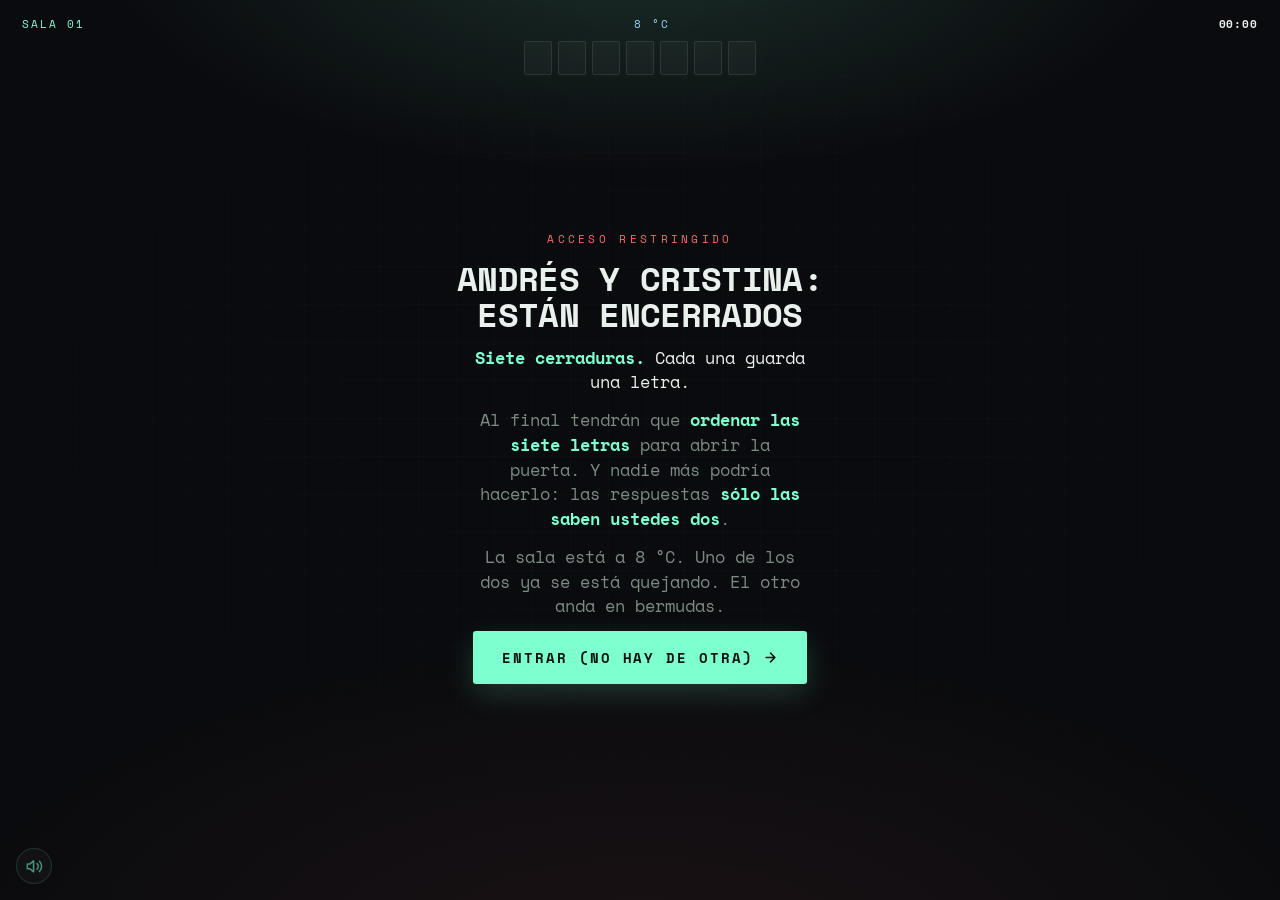
<file: index.html>
<!DOCTYPE html>
<html lang="es-CO">
<head>
<meta charset="UTF-8">
<!-- viewport-fit=cover + user-scalable=no -> indispensable para la regla de CERO SCROLL -->
<meta name="viewport" content="width=device-width, initial-scale=1, maximum-scale=1, viewport-fit=cover, user-scalable=no">
<meta name="theme-color" content="#08090b">
<title>SALA 01</title>

<meta property="og:type" content="website">
<meta property="og:title" content="Andrés y Cristina: están encerrados.">
<meta property="og:description" content="Siete cerraduras. Siete letras. Una sola salida. Alguien los encerró aquí a propósito.">

<link rel="preconnect" href="https://fonts.googleapis.com">
<link rel="preconnect" href="https://fonts.gstatic.com" crossorigin>
<link href="https://fonts.googleapis.com/css2?family=Space+Mono:wght@400;700&family=Fraunces:ital,opsz,wght@0,9..144,400;0,9..144,700;0,9..144,900;1,9..144,700;1,9..144,900&display=swap" rel="stylesheet">

<style>
/* ==================================================================
   0. PALETA — la sala se calienta con cada letra; al escapar,
      el mundo entero pasa a colores de celebración.
   ================================================================== */
:root{
  --mono:'Space Mono', ui-monospace, SFMono-Regular, Menlo, Consolas, monospace;
  --serif:'Fraunces', Georgia, 'Times New Roman', serif;

  --bg:#0a0b0e; --panel:#12151a; --ink:#e9f1ec; --dim:#7d8a84;
  --neon:#7dffcf; --alarma:#ff6b6b;
  --borde:rgba(125,255,207,.26); --sombra:rgba(125,255,207,.18);

  --fs-nano:  clamp(8px,  min(2.4vw, 1.25vh), 11px);
  --fs-micro: clamp(9.5px,min(2.9vw, 1.5vh),  13px);
  --fs-small: clamp(11px, min(3.3vw, 1.75vh), 14px);
  --fs-body:  clamp(12.5px,min(3.8vw,2vh),    17px);
  --fs-big:   clamp(20px, min(7vw,   3.9vh),  34px);
  --fs-huge:  clamp(38px, min(15vw,  8.6vh),  80px);

  --gap: clamp(6px, 1.5vh, 15px);
  --pad-top: calc(env(safe-area-inset-top, 0px) + clamp(66px, 11vh, 92px));
  /* deja aire abajo para el botón fijo "Siguiente" */
  --pad-bottom: calc(env(safe-area-inset-bottom, 0px) + clamp(56px, 9vh, 78px));
}

/* Con el botón "Siguiente" en pantalla, la escena cede espacio abajo */
body.con-siguiente{
  --pad-bottom: calc(env(safe-area-inset-bottom, 0px) + clamp(76px, 12.5vh, 102px));
}

/* Fuera de la sala: crema, terracota y rosa de celebración */
body.modo-luz{
  --bg:#fff6ec; --panel:rgba(255,255,255,.72); --ink:#33231a; --dim:#94775f;
  --neon:#c05c1e; --alarma:#c05c1e;
  --borde:rgba(192,92,30,.22); --sombra:rgba(192,92,30,.14);
  --pad-top: calc(env(safe-area-inset-top, 0px) + clamp(26px, 4.5vh, 44px));
}

/* ==================================================================
   1. REGLA DE ORO: CERO SCROLL
   ================================================================== */
*,*::before,*::after{ box-sizing:border-box; margin:0; padding:0 }

html, body{
  height:100%; width:100%;
  overflow:hidden; overscroll-behavior:none;
  position:fixed; inset:0; touch-action:none;
  -webkit-text-size-adjust:100%; -webkit-tap-highlight-color:transparent;
  -webkit-font-smoothing:antialiased;
}
body{
  font-family:var(--mono); color:var(--ink); background:var(--bg);
  user-select:none; -webkit-user-select:none;
  transition:background-color 1.8s ease, color 1.8s ease;
}

.fondo{
  position:fixed; inset:0; z-index:0;
  background:
    radial-gradient(70% 42% at 50% -6%, rgba(125,255,207,.14) 0%, rgba(125,255,207,0) 60%),
    radial-gradient(90% 60% at 50% 108%, rgba(255,107,107,.07) 0%, rgba(255,107,107,0) 62%);
  transition:opacity 1.8s ease;
}
body.modo-luz .fondo{ opacity:0 }

/* Capa cálida: sube un poco con CADA letra ganada */
.calidez{
  position:fixed; inset:0; z-index:0; opacity:0; pointer-events:none;
  background:
    radial-gradient(85% 58% at 50% 110%, rgba(255,172,96,.5) 0%, rgba(255,172,96,0) 68%),
    radial-gradient(60% 40% at 50% -8%, rgba(255,206,150,.32) 0%, rgba(255,206,150,0) 70%);
  transition:opacity 1.6s ease;
}
body.modo-luz .calidez{
  opacity:1;
  background:
    radial-gradient(75% 50% at 50% 112%, rgba(255,197,138,.55) 0%, rgba(255,246,236,0) 70%),
    radial-gradient(65% 45% at 50% -10%, rgba(255,214,224,.55) 0%, rgba(255,246,236,0) 72%);
}

.rejilla{
  position:fixed; inset:0; z-index:0; opacity:.45;
  background-image:
    linear-gradient(rgba(125,255,207,.045) 1px, transparent 1px),
    linear-gradient(90deg, rgba(125,255,207,.045) 1px, transparent 1px);
  background-size:38px 38px;
  mask-image:radial-gradient(75% 60% at 50% 45%, #000 20%, transparent 100%);
  -webkit-mask-image:radial-gradient(75% 60% at 50% 45%, #000 20%, transparent 100%);
  transition:opacity 1.4s ease;
}
body.modo-luz .rejilla{ opacity:0 }

/* ==================================================================
   2. CELEBRACIÓN: confeti, globos y cosas de bebé
   ================================================================== */
.confeti, .globos{ position:fixed; inset:0; pointer-events:none; overflow:hidden }
.confeti{ z-index:45 }
.globos{ z-index:1 }

.confeti i{
  position:absolute; top:-14vh; display:block;
  width:8px; height:13px; border-radius:1px; opacity:0;
  animation:caer linear forwards;
}
@keyframes caer{
  0%   { transform:translate3d(0,0,0) rotate(0deg); opacity:1 }
  100% { transform:translate3d(var(--desvio,20px),118vh,0) rotate(var(--giro,720deg)); opacity:.85 }
}

.globo{
  position:absolute; bottom:-26vh;
  width:clamp(26px,8vw,44px); aspect-ratio:.82;
  border-radius:50% 50% 46% 46%;
  animation:subir linear infinite;
  opacity:.85;
}
.globo::before{  /* brillo */
  content:''; position:absolute; top:16%; left:22%;
  width:24%; height:18%; border-radius:50%;
  background:rgba(255,255,255,.55);
}
.globo::after{   /* cuerda */
  content:''; position:absolute; top:100%; left:50%;
  width:1px; height:clamp(18px,5vh,34px);
  background:linear-gradient(rgba(0,0,0,.22), transparent);
}
@keyframes subir{
  0%   { transform:translate3d(0,0,0) }
  100% { transform:translate3d(var(--vaiven,18px),-135vh,0) }
}

.bebe{
  position:absolute; bottom:-18vh;
  font-size:clamp(17px,5.4vw,28px);
  animation:subir linear infinite; opacity:.9;
}

/* ==================================================================
   3. HUD + LETRAS GANADAS
   ================================================================== */
.hud{
  position:fixed; z-index:20; left:0; right:0;
  top:calc(env(safe-area-inset-top,0px) + clamp(10px,2vh,16px));
  display:flex; flex-direction:column; align-items:center; gap:clamp(5px,1vh,9px);
  padding:0 clamp(12px,4vw,22px); pointer-events:none;
  transition:opacity 1s ease;
}
body.modo-luz .hud{ opacity:0 }
.hud-linea{
  width:100%; display:flex; align-items:center; justify-content:space-between; gap:8px;
  font-size:var(--fs-nano); letter-spacing:.18em; text-transform:uppercase; color:var(--dim);
}
.hud .sala{ color:var(--neon) }
.hud .temp{ color:#8fd8ff }
.hud .reloj{ font-weight:700; color:var(--ink); letter-spacing:.08em }

.palabra{ display:flex; gap:clamp(3px,1.2vw,6px) }
.palabra i{
  width:clamp(20px,6.4vw,28px); height:clamp(24px,7.6vw,34px);
  display:grid; place-items:center; border-radius:2px;
  background:rgba(255,255,255,.03); box-shadow:inset 0 0 0 1px rgba(255,255,255,.09);
  font-style:normal; font-weight:700; font-size:clamp(11px,3.6vw,16px); color:var(--neon);
}
.palabra i.llena{ box-shadow:inset 0 0 0 1px var(--neon), 0 0 14px var(--sombra); animation:cae .5s cubic-bezier(.2,1.5,.4,1) }
@keyframes cae{ 0%{transform:translateY(-14px) scale(1.4); opacity:0} 100%{transform:none; opacity:1} }

/* ==================================================================
   4. ESCENAS
   ================================================================== */
.escenario{ position:fixed; inset:0; z-index:10; height:100vh; height:100dvh; overflow:hidden }
.escena{
  position:absolute; inset:0;
  display:flex; flex-direction:column; align-items:center; justify-content:center;
  padding:var(--pad-top) clamp(14px,4.5vw,28px) var(--pad-bottom);
  text-align:center; overflow:hidden;
  opacity:0; visibility:hidden; pointer-events:none;
  /* OJO: visibility NO va en la transición. Si va, la escena tarda ~.45s en
     volverse "tocable" y los arrastres de las letras no agarran al entrar. */
  transition:opacity .45s ease;
}
.escena.activa{ opacity:1; visibility:visible; pointer-events:auto }
.escena.saliendo{ opacity:0; visibility:visible; pointer-events:none }
.dentro{
  display:flex; flex-direction:column; align-items:center;
  gap:var(--gap); width:100%; max-width:min(500px,95vw); max-height:100%;
}
.sube{ opacity:0 }
.escena.activa .sube{ animation:sube .5s cubic-bezier(.2,.75,.3,1) both }
.escena.activa .sube:nth-child(1){ animation-delay:.03s }
.escena.activa .sube:nth-child(2){ animation-delay:.11s }
.escena.activa .sube:nth-child(3){ animation-delay:.19s }
.escena.activa .sube:nth-child(4){ animation-delay:.27s }
.escena.activa .sube:nth-child(5){ animation-delay:.35s }
.escena.activa .sube:nth-child(6){ animation-delay:.43s }
.escena.activa .sube:nth-child(7){ animation-delay:.51s }
.escena.activa .sube:nth-child(8){ animation-delay:.59s }
@keyframes sube{ from{opacity:0; transform:translateY(12px)} to{opacity:1; transform:none} }

/* ==================================================================
   5. TIPOGRAFÍA
   ================================================================== */
.etiqueta{
  font-size:var(--fs-nano); letter-spacing:.3em; text-transform:uppercase;
  color:var(--neon); display:flex; align-items:center; gap:9px; justify-content:center; flex-wrap:wrap;
}
.etiqueta.rojo{ color:var(--alarma) }
.nivel{ display:inline-flex; gap:3px }
.nivel b{ width:4px; height:4px; border-radius:50%; background:rgba(255,255,255,.18) }
.nivel b.on{ background:var(--alarma) }

.titulo{ font-weight:700; font-size:var(--fs-big); line-height:1.06; letter-spacing:-.02em; text-transform:uppercase; text-wrap:balance }
p.linea{ font-size:var(--fs-body); line-height:1.45; max-width:33ch; margin:0 auto; text-wrap:pretty }
p.linea.tenue{ color:var(--dim) }
p.linea b{ color:var(--neon); font-weight:700 }

.consola{
  font-size:var(--fs-micro); line-height:1.35; color:var(--dim);
  min-height:3.1em; display:flex; align-items:center; justify-content:center;
  max-width:32ch; padding:0 4px;
}
.consola b{ color:var(--neon) }
.consola.mal b{ color:var(--alarma) }
.consola.parpadeo{ animation:parpadeo .34s steps(2) 2 }
@keyframes parpadeo{ 50%{opacity:.25} }

.pista-btn{
  background:none; border:0; cursor:pointer; font-family:var(--mono);
  font-size:var(--fs-nano); letter-spacing:.18em; text-transform:uppercase;
  color:var(--dim); padding:7px 13px; border-radius:999px;
  box-shadow:inset 0 0 0 1px rgba(255,255,255,.1);
  transition:color .2s ease, box-shadow .2s ease, opacity .3s ease;
}
.pista-btn:active{ color:var(--neon); box-shadow:inset 0 0 0 1px var(--borde) }
.pista-btn:disabled{ opacity:.3; cursor:default }

/* ==================================================================
   6. BOTONES
   ================================================================== */
.btn{
  font-family:var(--mono); font-size:var(--fs-small); font-weight:700;
  letter-spacing:.14em; text-transform:uppercase;
  color:#07100c; background:var(--neon); border:0; border-radius:2px;
  padding:clamp(10px,1.7vh,15px) clamp(17px,5.2vw,28px);
  display:inline-flex; align-items:center; justify-content:center; gap:9px;
  box-shadow:0 0 0 1px var(--neon), 0 10px 30px var(--sombra);
  cursor:pointer; touch-action:manipulation; text-decoration:none;
  transition:transform .15s ease;
}
body.modo-luz .btn{ color:#fff8f0; border-radius:999px; box-shadow:0 8px 22px rgba(192,92,30,.28) }
.btn:active{ transform:translateY(2px) scale(.98) }
.btn.hueco-btn{ background:transparent; color:var(--neon); box-shadow:inset 0 0 0 1px var(--borde) }
/* el botón secundario no tiene fondo: su texto NUNCA puede ser claro */
body.modo-luz .btn.hueco-btn{ color:var(--neon); background:rgba(255,255,255,.6); box-shadow:inset 0 0 0 1.5px rgba(192,92,30,.4) }
.btn svg{ width:15px; height:15px; flex:0 0 auto }

/* Botón de sonido: el audio arranca solo, pero siempre se puede callar */
.sonido{
  position:fixed; z-index:23;
  left:calc(env(safe-area-inset-left,0px) + clamp(10px,3vw,16px));
  bottom:calc(env(safe-area-inset-bottom,0px) + clamp(10px,1.8vh,16px));
  width:clamp(30px,8.5vw,36px); height:clamp(30px,8.5vw,36px);
  border:0; border-radius:50%; padding:0; cursor:pointer;
  background:rgba(255,255,255,.05); box-shadow:inset 0 0 0 1px var(--borde);
  color:var(--neon); display:grid; place-items:center;
  opacity:.55; transition:opacity .25s ease, color .8s ease, box-shadow .8s ease;
}
.sonido:active{ opacity:1; transform:scale(.92) }
.sonido svg{ width:52%; height:52% }
.sonido .mudo{ display:none }
.sonido.callado .suena{ display:none }
.sonido.callado .mudo{ display:block }
body.modo-luz .sonido{ background:rgba(255,255,255,.6) }

/* Botón fijo para avanzar: nada pasa solo, ellos deciden cuándo seguir */
.siguiente{
  position:fixed; z-index:22; left:50%; margin-left:0;
  bottom:calc(env(safe-area-inset-bottom,0px) + clamp(10px,1.8vh,18px));
  transform:translateX(-50%);
  padding:clamp(9px,1.5vh,13px) clamp(18px,5.5vw,26px);
  animation:asomar .45s cubic-bezier(.2,1.3,.4,1) both;
}
.siguiente:active{ transform:translateX(-50%) translateY(2px) scale(.98) }
.siguiente[hidden]{ display:none !important }
@keyframes asomar{ from{opacity:0; transform:translateX(-50%) translateY(14px)} to{opacity:1; transform:translateX(-50%)} }

.salida{
  position:fixed; z-index:21; left:0; right:0;
  bottom:calc(env(safe-area-inset-bottom,0px) + clamp(8px,1.6vh,14px));
  text-align:center; font-size:var(--fs-nano); letter-spacing:.16em; text-transform:uppercase;
  color:var(--dim); background:none; border:0; cursor:pointer;
  font-family:var(--mono); padding:8px; opacity:.42; transition:opacity .3s ease;
}
.salida:active{ opacity:1 }
.salida[hidden]{ display:none !important }

/* ==================================================================
   7. ¿DE QUIÉN ES ESTO? (01)
   ================================================================== */
.objeto{ font-size:clamp(38px,14vw,64px); line-height:1 }
.duelo{ display:flex; gap:clamp(7px,2.4vw,12px); width:100%; max-width:330px }
.duelo button{
  flex:1; border:0; border-radius:3px; cursor:pointer; touch-action:manipulation;
  padding:clamp(11px,2vh,16px) 6px;
  background:var(--panel); box-shadow:inset 0 0 0 1px var(--borde);
  color:var(--ink); font-family:var(--mono); font-weight:700;
  font-size:var(--fs-small); letter-spacing:.12em; text-transform:uppercase;
  transition:transform .12s ease, background .2s ease;
}
.duelo button:active{ transform:scale(.96); background:rgba(125,255,207,.14) }
.duelo.error{ animation:sacude .4s }
.marcador-rondas{ display:flex; gap:6px }
.marcador-rondas b{ width:8px; height:8px; border-radius:50%; background:rgba(255,255,255,.15) }
.marcador-rondas b.on{ background:var(--neon); box-shadow:0 0 10px var(--sombra) }

/* ==================================================================
   8. VISOR + TECLADO (02)
   ================================================================== */
.visor{ display:flex; gap:9px; justify-content:center }
.visor i{
  width:clamp(34px,10.5vw,46px); height:clamp(40px,12.5vw,56px);
  display:grid; place-items:center; border-radius:3px;
  background:var(--panel); box-shadow:inset 0 0 0 1px var(--borde);
  font-size:clamp(18px,6.2vw,27px); font-weight:700; font-style:normal; color:var(--neon);
}
.visor i.lleno{ box-shadow:inset 0 0 0 1px var(--neon), 0 0 18px var(--sombra) }
.visor.error{ animation:sacude .4s }
@keyframes sacude{ 0%,100%{transform:translateX(0)} 20%{transform:translateX(-9px)} 40%{transform:translateX(9px)} 60%{transform:translateX(-5px)} 80%{transform:translateX(5px)} }

.teclado{ display:grid; grid-template-columns:repeat(3,1fr); gap:clamp(4px,1.4vw,8px); width:100%; max-width:238px }
.tecla{
  aspect-ratio:1.5; display:grid; place-items:center; border:0; border-radius:3px;
  background:var(--panel); box-shadow:inset 0 0 0 1px rgba(255,255,255,.07);
  color:var(--ink); font-family:var(--mono); font-weight:700;
  font-size:clamp(13px,4.3vw,18px); cursor:pointer; touch-action:manipulation;
  transition:transform .1s ease, background .15s ease;
}
.tecla:active{ transform:scale(.93); background:rgba(125,255,207,.16) }
.tecla.fn{ font-size:var(--fs-nano); letter-spacing:.06em; color:var(--dim) }

/* ==================================================================
   9. MEMORIA (03)
   ================================================================== */
.memoria{
  display:grid; grid-template-columns:repeat(4,1fr);
  gap:clamp(5px,1.8vw,9px); width:100%; max-width:300px; touch-action:manipulation;
}
.memoria.bloqueada{ pointer-events:none }
.carta{
  position:relative; aspect-ratio:1; border:0; border-radius:3px; padding:0;
  background:var(--panel); box-shadow:inset 0 0 0 1px var(--borde);
  cursor:pointer; touch-action:manipulation; overflow:hidden;
  font-size:clamp(17px,6vw,25px); line-height:1;
  transition:transform .16s ease, box-shadow .3s ease, opacity .4s ease;
}
.carta::after{
  content:''; position:absolute; inset:0; border-radius:3px;
  background:repeating-linear-gradient(45deg, rgba(125,255,207,.07) 0 5px, transparent 5px 10px), var(--panel);
  transition:opacity .22s ease;
}
.carta span{ position:relative; z-index:2; opacity:0; transform:scale(.5); transition:opacity .2s ease, transform .3s cubic-bezier(.2,1.6,.4,1) }
.carta.vista::after{ opacity:0 }
.carta.vista span{ opacity:1; transform:none }
.carta.hecha{ box-shadow:inset 0 0 0 2px var(--neon), 0 0 18px var(--sombra); pointer-events:none }
.carta.fallo{ animation:sacude .35s }
.carta:active{ transform:scale(.95) }

/* ==================================================================
   10. CHIPS (04)
   ================================================================== */
.chips{ display:flex; flex-wrap:wrap; gap:clamp(5px,1.6vw,8px); justify-content:center; width:100%; max-width:340px }
.chip{
  border:0; border-radius:999px; cursor:pointer; touch-action:manipulation;
  padding:clamp(7px,1.4vh,11px) clamp(10px,3.2vw,15px);
  background:var(--panel); box-shadow:inset 0 0 0 1px rgba(255,255,255,.08);
  color:var(--ink); font-family:var(--mono); font-size:var(--fs-small);
  transition:transform .12s ease, box-shadow .2s ease, background .2s ease;
}
.chip:active{ transform:scale(.95) }
.chip.marcado{ background:rgba(125,255,207,.13); box-shadow:inset 0 0 0 1px var(--neon); color:var(--neon) }
.chips.error{ animation:sacude .4s }

/* ==================================================================
   11. EL PRIMER VOLANTE (05)
   ================================================================== */
.carros{ display:flex; flex-direction:column; gap:clamp(5px,1.3vh,9px); width:100%; max-width:320px }
.carro{
  display:flex; align-items:center; gap:11px; text-align:left;
  padding:clamp(8px,1.5vh,13px) clamp(10px,3.2vw,15px);
  background:var(--panel); box-shadow:inset 0 0 0 1px rgba(255,255,255,.07);
  border:0; border-radius:3px; cursor:pointer; touch-action:manipulation;
  color:var(--ink); font-family:var(--mono); font-size:var(--fs-small);
  transition:transform .14s ease, box-shadow .25s ease, opacity .3s ease;
}
.carro .emo{ font-size:clamp(17px,5.5vw,24px); line-height:1 }
.carro.elegido{ box-shadow:inset 0 0 0 2px var(--neon), 0 0 22px var(--sombra) }
.carro.descartado{ opacity:.3 }
.carro:active{ transform:scale(.98) }
.carros.error{ animation:sacude .4s }

/* ==================================================================
   12. EL COFRE (06)
   ================================================================== */
.objetos{ display:grid; grid-template-columns:repeat(3,1fr); gap:clamp(5px,1.7vw,9px); width:100%; max-width:270px }
.caja{
  position:relative; aspect-ratio:1; display:grid; place-items:center;
  background:var(--panel); box-shadow:inset 0 0 0 1px var(--borde);
  border:0; border-radius:3px; cursor:pointer; touch-action:manipulation;
  font-size:clamp(18px,6.6vw,26px);
  transition:transform .35s cubic-bezier(.2,.8,.3,1), opacity .4s ease, box-shadow .3s ease;
}
.caja span{ opacity:0; transform:scale(.4); transition:opacity .25s ease, transform .35s cubic-bezier(.2,1.6,.4,1) }
.caja.abierta span{ opacity:1; transform:none }
.caja.abierta{ background:transparent; box-shadow:inset 0 0 0 1px rgba(255,255,255,.07) }
.caja::after{ content:'?'; position:absolute; font-size:var(--fs-body); font-weight:700; color:var(--dim); opacity:.45; transition:opacity .2s ease }
.caja.abierta::after{ opacity:0 }
.caja:active{ transform:scale(.94) }
.caja.premio{ box-shadow:inset 0 0 0 2px var(--neon), 0 0 30px var(--sombra); animation:premio .6s ease-out }
@keyframes premio{ 0%{transform:scale(1)} 45%{transform:scale(1.22)} 100%{transform:scale(1)} }
.caja.aparta{ transform:translate(12px,-8px) rotate(9deg); opacity:.3 }
.caja.vuelve{ transform:none; opacity:1 }
.caja.brilla{ animation:brilla 1.5s ease-in-out infinite }
@keyframes brilla{ 0%,100%{box-shadow:inset 0 0 0 1px var(--borde)} 50%{box-shadow:inset 0 0 0 1px var(--neon), 0 0 24px var(--sombra)} }

/* ==================================================================
   13. SEMÁFORO (07)
   ================================================================== */
.semaforo{
  display:flex; flex-direction:column; gap:clamp(6px,1.6vw,10px);
  padding:clamp(8px,2.2vw,13px); border-radius:999px;
  background:var(--panel); box-shadow:inset 0 0 0 1px rgba(255,255,255,.09);
}
.luz{ width:clamp(30px,9.5vw,44px); aspect-ratio:1; border-radius:50%; background:rgba(255,255,255,.06); transition:background .1s ease, box-shadow .1s ease }
.luz.on-rojo{ background:#ff4d4d; box-shadow:0 0 26px rgba(255,77,77,.75) }
.luz.on-ambar{ background:#ffc23d; box-shadow:0 0 26px rgba(255,194,61,.7) }
.luz.on-verde{ background:#57e08a; box-shadow:0 0 26px rgba(87,224,138,.65) }
.zona{
  width:100%; max-width:300px; padding:clamp(11px,2.4vh,18px) 10px;
  border-radius:4px; border:1px dashed var(--borde); background:rgba(255,255,255,.02);
  cursor:pointer; touch-action:manipulation;
  font-family:var(--mono); font-size:var(--fs-micro); letter-spacing:.2em;
  text-transform:uppercase; color:var(--dim);
  transition:transform .1s ease, background .15s ease;
}
.zona:active{ transform:scale(.98); background:rgba(125,255,207,.09) }
.aciertos{ display:flex; gap:7px; justify-content:center }
.aciertos b{ width:9px; height:9px; border-radius:50%; background:rgba(255,255,255,.14) }
.aciertos b.on{ background:var(--neon); box-shadow:0 0 12px var(--sombra) }

/* ==================================================================
   14. BRUNO
   ================================================================== */
.perro{ width:clamp(94px,30vw,140px); height:auto; color:var(--neon); flex:0 0 auto }
.perro .trazo{ fill:none; stroke:currentColor; stroke-width:5; stroke-linecap:round; stroke-linejoin:round }
.perro .relleno{ fill:currentColor; stroke:none }
.perro .lagrima{ animation:llorar 1.5s ease-in infinite }
.perro .lagrima.b{ animation-delay:.6s }
@keyframes llorar{ 0%{opacity:0; transform:translateY(-4px)} 30%{opacity:1} 100%{opacity:0; transform:translateY(14px)} }
.perro .feliz{ opacity:0 }
.perro.contento .lagrima{ opacity:0; animation:none }
.perro.contento .triste{ opacity:0 }
.perro.contento .feliz{ opacity:1 }
.perro.contento{ animation:brinca .5s ease-in-out 2 }
@keyframes brinca{ 0%,100%{transform:translateY(0)} 50%{transform:translateY(-9px)} }
.perro .cola{ transform-origin:42px 120px }
.perro.contento .cola{ animation:cola .22s ease-in-out infinite alternate }
@keyframes cola{ from{transform:rotate(-18deg)} to{transform:rotate(18deg)} }
.barra{ width:100%; max-width:280px; height:9px; border-radius:999px; background:rgba(255,255,255,.08); box-shadow:inset 0 0 0 1px var(--borde); overflow:hidden }
.barra i{ display:block; height:100%; width:0%; background:linear-gradient(90deg,var(--neon),#b8fff0); box-shadow:0 0 14px var(--sombra); transition:width .1s linear }

/* ==================================================================
   15. LA PUERTA FINAL — arrastrar las 7 letras
   ================================================================== */
.huecos{ display:flex; gap:clamp(3px,1.1vw,6px); justify-content:center }
.hueco{
  width:clamp(30px,8.8vw,42px); height:clamp(38px,11vw,52px);
  border-radius:3px; border:1px dashed var(--borde); background:rgba(255,255,255,.02);
  display:grid; place-items:center; flex:0 0 auto;
  transition:box-shadow .18s ease, background .18s ease;
}
.hueco.sobre{ box-shadow:0 0 0 2px var(--neon), 0 0 20px var(--sombra); background:rgba(125,255,207,.1) }
.huecos.error{ animation:sacude .45s }
.huecos.ok .hueco{ border-style:solid; box-shadow:inset 0 0 0 1px var(--neon) }

.banco{
  display:flex; flex-wrap:wrap; gap:clamp(4px,1.4vw,8px);
  justify-content:center; align-items:center;
  width:100%; min-height:clamp(44px,13vw,60px);
  padding:clamp(5px,1.4vw,9px); border-radius:4px;
  background:rgba(255,255,255,.02); box-shadow:inset 0 0 0 1px rgba(255,255,255,.07);
}
.ficha{
  width:clamp(30px,8.8vw,42px); height:clamp(38px,11vw,52px);
  display:grid; place-items:center; border-radius:3px; flex:0 0 auto;
  background:var(--panel); box-shadow:inset 0 0 0 1px var(--borde), 0 4px 12px rgba(0,0,0,.35);
  color:var(--neon); font-family:var(--mono); font-weight:700;
  font-size:clamp(15px,5.2vw,24px);
  cursor:grab; touch-action:none; user-select:none;
  transition:transform .14s ease, box-shadow .2s ease;
}
.ficha:active{ transform:scale(.95) }
.ficha.volando{
  position:fixed; z-index:60; margin:0; pointer-events:none; cursor:grabbing;
  transform:scale(1.14); box-shadow:inset 0 0 0 1px var(--neon), 0 14px 34px rgba(0,0,0,.5);
  transition:none;
}

/* ==================================================================
   16. ESCAPARON + LA INVITACIÓN
   ================================================================== */
.felicidades{
  font-family:var(--serif); font-weight:900; font-style:italic;
  font-size:clamp(30px,min(11vw,6vh),58px); line-height:1;
  color:var(--neon); letter-spacing:-.02em;
  animation:latir 1.6s ease-in-out infinite;
}
@keyframes latir{ 0%,100%{transform:scale(1)} 50%{transform:scale(1.045)} }

.clave{ display:flex; gap:clamp(3px,1.2vw,6px); justify-content:center }
.clave i{
  font-style:normal; font-weight:700; font-family:var(--mono);
  font-size:clamp(15px,5.4vw,26px);
  width:clamp(22px,6.8vw,36px); height:clamp(29px,8.8vw,46px);
  display:grid; place-items:center; border-radius:3px;
  background:var(--panel); box-shadow:inset 0 0 0 1.5px var(--neon);
  color:var(--neon);
  animation:voltea .5s cubic-bezier(.2,1.4,.4,1) both;
}
@keyframes voltea{ from{transform:rotateX(90deg) translateY(-10px); opacity:0} to{transform:none; opacity:1} }

.nosotros{
  font-family:var(--serif); font-weight:900; font-style:italic;
  font-size:clamp(22px,min(8vw,4.4vh),40px); line-height:1.05;
  color:var(--ink); letter-spacing:-.02em;
}
.nosotros em{ color:#c05c1e; font-style:italic }

.invita{
  font-family:var(--serif); font-weight:700;
  font-size:clamp(15px,min(4.6vw,2.5vh),23px); line-height:1.32;
  color:#5c4534; max-width:22ch;
}
.nombre{
  font-family:var(--serif); font-weight:900; font-size:var(--fs-huge);
  line-height:.9; letter-spacing:-.035em;
  background:linear-gradient(145deg,#e0812f 0%,#c05c1e 45%,#a8432a 100%);
  -webkit-background-clip:text; background-clip:text; color:transparent;
  filter:drop-shadow(0 6px 20px rgba(192,92,30,.25));
}
.subnombre{
  font-family:var(--serif); font-style:italic; font-weight:700;
  font-size:clamp(13px,min(4.1vw,2.2vh),19px); color:var(--dim); max-width:26ch; line-height:1.35;
}
.cintillo{
  display:inline-flex; align-items:center; gap:8px;
  font-size:var(--fs-nano); letter-spacing:.3em; text-transform:uppercase;
  color:#c05c1e; padding:6px 14px; border-radius:999px;
  background:rgba(255,255,255,.6); box-shadow:inset 0 0 0 1px rgba(192,92,30,.2);
}

/* ==================================================================
   17. CUÁNDO Y DÓNDE
   ================================================================== */
.fecha-bloque{
  width:100%; border-radius:16px; padding:clamp(11px,2.1vh,18px) clamp(12px,4vw,20px);
  background:linear-gradient(160deg, rgba(255,255,255,.92), rgba(255,240,225,.72));
  box-shadow:0 8px 26px rgba(192,92,30,.1), inset 0 0 0 1px rgba(192,92,30,.16);
  display:flex; flex-direction:column; align-items:center; gap:4px;
}
.fecha-dia{
  font-family:var(--serif); font-weight:900;
  font-size:clamp(21px,min(7.4vw,4vh),36px); line-height:1; color:#33231a; letter-spacing:-.02em;
}
.fecha-mes{
  font-size:var(--fs-nano); letter-spacing:.34em; text-transform:uppercase; color:#c05c1e;
}
.fecha-hora{
  font-family:var(--serif); font-style:italic; font-weight:700;
  font-size:clamp(15px,min(4.8vw,2.6vh),24px); color:#8a5a33;
}

.cuenta{ display:flex; gap:clamp(5px,1.8vw,9px); justify-content:center; width:100% }
.cuenta div{
  flex:1 1 0; min-width:0; border-radius:12px;
  padding:clamp(6px,1.2vh,10px) 2px;
  background:rgba(255,255,255,.66); box-shadow:inset 0 0 0 1px rgba(192,92,30,.14);
  display:flex; flex-direction:column; align-items:center; gap:1px;
}
.cuenta b{
  font-family:var(--serif); font-weight:900;
  font-size:clamp(17px,min(6vw,3.2vh),28px); line-height:1; color:#c05c1e;
  font-variant-numeric:tabular-nums;
}
.cuenta span{ font-size:clamp(7px,2.1vw,9.5px); letter-spacing:.16em; text-transform:uppercase; color:var(--dim) }

.dato{
  width:100%; display:flex; align-items:center; gap:11px; text-align:left;
  padding:clamp(8px,1.5vh,12px) clamp(11px,3.5vw,16px); border-radius:13px;
  background:rgba(255,255,255,.6); box-shadow:inset 0 0 0 1px rgba(192,92,30,.13);
}
.dato .ic{
  width:clamp(26px,7.5vw,34px); height:clamp(26px,7.5vw,34px); flex:0 0 auto;
  display:grid; place-items:center; border-radius:50%;
  background:linear-gradient(150deg,#ffd9b0,#f7b07a); color:#7a3d12;
}
.dato .ic svg{ width:52%; height:52% }
.dato .k{ font-size:var(--fs-nano); letter-spacing:.2em; text-transform:uppercase; color:#b07a4e; display:block }
.dato .v{ font-family:var(--serif); font-weight:700; font-size:clamp(13px,min(4.1vw,2.2vh),19px); color:#33231a; line-height:1.2 }

.firma{
  font-family:var(--serif); font-style:italic; font-weight:700;
  font-size:clamp(13px,min(4.1vw,2.2vh),19px); color:#8a5a33; line-height:1.35;
}
.acciones{ display:flex; flex-direction:column; gap:8px; width:100%; align-items:center }
.acciones .btn{ width:100%; max-width:320px }

/* ==================================================================
   18. ACCESIBILIDAD Y PANTALLAS DIMINUTAS
   ================================================================== */
@media (prefers-reduced-motion: reduce){
  *{ animation-duration:.01ms !important; animation-iteration-count:1 !important; transition-duration:.2s !important }
  .sube{ opacity:1 !important }
  .confeti, .globos{ display:none }
}
@media (max-height:660px){
  :root{
    --pad-top: calc(env(safe-area-inset-top,0px) + 58px);
    --pad-bottom: calc(env(safe-area-inset-bottom,0px) + 34px);
    --gap: clamp(4px,.9vh,8px);
  }
  body.modo-luz{ --pad-top: calc(env(safe-area-inset-top,0px) + 20px) }
  .btn{ padding:8px 15px }
  .consola{ min-height:2.5em }
  .perro{ width:clamp(74px,23vw,100px) }
  .objeto{ font-size:clamp(32px,11vw,48px) }
}
</style>
</head>
<body>

<div class="fondo"></div>
<div class="calidez" id="calidez"></div>
<div class="rejilla"></div>
<div class="globos" id="globos"></div>
<div class="confeti" id="confeti"></div>

<header class="hud" aria-hidden="true">
  <div class="hud-linea">
    <span class="sala">Sala 01</span>
    <span class="temp" id="temp">8 &deg;C</span>
    <span class="reloj" id="reloj">00:00</span>
  </div>
  <div class="palabra" id="palabra"><i></i><i></i><i></i><i></i><i></i><i></i><i></i></div>
</header>

<main class="escenario" id="escenario">

  <!-- ============ 0 · LA PUERTA CERRADA ============ -->
  <section class="escena activa" id="e-intro">
    <div class="dentro">
      <div class="sube etiqueta rojo">Acceso restringido</div>
      <h1 class="sube titulo">Andrés y Cristina:<br>están encerrados</h1>
      <p class="sube linea"><b>Siete cerraduras.</b> Cada una guarda una letra.</p>
      <p class="sube linea tenue">Al final tendrán que <b>ordenar las siete letras</b> para abrir la puerta. Y nadie más podría hacerlo: las respuestas <b>sólo las saben ustedes dos</b>.</p>
      <p class="sube linea tenue">La sala está a 8 °C. Uno de los dos ya se está quejando. El otro anda en bermudas.</p>
      <button class="sube btn" id="btn-entrar" type="button">
        Entrar (no hay de otra)
        <svg viewBox="0 0 24 24" fill="none" stroke="currentColor" stroke-width="2.4" stroke-linecap="round" stroke-linejoin="round" aria-hidden="true"><path d="M5 12h13M12 5l7 7-7 7"/></svg>
      </button>
    </div>
  </section>

  <!-- ============ 1 · ¿DE QUIÉN ES ESTO? ============ -->
  <section class="escena" id="e-c1">
    <div class="dentro">
      <div class="sube etiqueta">Cerradura 01/07 <span class="nivel" data-nivel="1"></span></div>
      <h2 class="sube titulo">¿De quién<br>es esto?</h2>
      <div class="sube objeto" id="objeto">☕</div>
      <p class="sube linea" id="objeto-txt"></p>
      <div class="sube duelo" id="duelo">
        <button type="button" data-quien="A">Andrés</button>
        <button type="button" data-quien="C">Cristina</button>
      </div>
      <div class="sube marcador-rondas" id="rondas"><b></b><b></b><b></b><b></b></div>
      <div class="sube consola" id="consola1">Cuatro objetos. Cuatro aciertos seguidos.</div>
      <button class="sube pista-btn" data-pistas="1">Pista · 3</button>
    </div>
  </section>

  <!-- ============ 2 · CÓDIGO ============ -->
  <section class="escena" id="e-c2">
    <div class="dentro">
      <div class="sube etiqueta">Cerradura 02/07 <span class="nivel" data-nivel="2"></span></div>
      <h2 class="sube titulo">Código<br>de dos cifras</h2>
      <p class="sube linea">Primero: <b>los años que llevan casados</b>. Después: <b>los años del guardián más tierno de la casa</b>.</p>
      <div class="sube visor" id="visor2"><i></i><i></i></div>
      <div class="sube teclado" id="teclado2"></div>
      <div class="sube consola" id="consola2">Dos dígitos. Sin espacios. Sin excusas.</div>
      <button class="sube pista-btn" data-pistas="2">Pista · 3</button>
    </div>
  </section>

  <!-- ============ 3 · MEMORIA ============ -->
  <section class="escena" id="e-c3">
    <div class="dentro">
      <div class="sube etiqueta">Cerradura 03/07 <span class="nivel" data-nivel="3"></span></div>
      <h2 class="sube titulo">Tres parejas</h2>
      <p class="sube linea tenue">Doce casillas. Todo lo que hay aquí es suyo. Encuentren <b>tres parejas</b>.</p>
      <div class="sube memoria" id="memoria" role="group" aria-label="Juego de memoria"></div>
      <div class="sube consola" id="consola3">Volteen dos. A ver qué pasa.</div>
      <button class="sube pista-btn" data-pistas="3">Pista · 3</button>
    </div>
  </section>

  <!-- ============ INTERRUPCIÓN · BRUNO ============ -->
  <section class="escena" id="e-bruno">
    <div class="dentro">
      <div class="sube etiqueta rojo">Interrupción no programada</div>
      <h2 class="sube titulo">Alguien bloquea<br>el pasillo</h2>
      <svg class="sube perro" id="perro" viewBox="0 0 200 190" aria-hidden="true">
        <path class="trazo cola" d="M42 120q-22-6-26-26"/>
        <path class="trazo" d="M62 66 56 16 92 44"/>
        <path class="trazo" d="M138 66 144 16 108 44"/>
        <path class="trazo" d="M62 66c0 34 8 56 26 70l12 10 12-10c18-14 26-36 26-70"/>
        <circle class="relleno" cx="82" cy="84" r="6"/>
        <circle class="relleno" cx="118" cy="84" r="6"/>
        <path class="trazo lagrima" d="M82 96v14"/>
        <path class="trazo lagrima b" d="M118 96v14"/>
        <circle class="relleno" cx="100" cy="120" r="7"/>
        <path class="trazo triste" d="M86 144q14-12 28 0"/>
        <path class="trazo feliz" d="M86 134q14 14 28 0"/>
        <path class="trazo" d="M70 168h22M108 168h22"/>
      </svg>
      <p class="sube linea">Se pegó con algo. <b>No fue grave.</b> Él cree que sí.</p>
      <div class="sube barra"><i id="barra-mimos"></i></div>
      <div class="sube consola" id="consola-bruno">Tóquenlo rápido, muchas veces. Ya saben qué quiere.</div>
    </div>
  </section>

  <!-- ============ 4 · SELLOS DEL PASAPORTE ============ -->
  <section class="escena" id="e-c4">
    <div class="dentro">
      <div class="sube etiqueta">Cerradura 04/07 <span class="nivel" data-nivel="4"></span></div>
      <h2 class="sube titulo">Sellos<br>del pasaporte</h2>
      <p class="sube linea tenue">Marquen los <b>cinco países que han recorrido juntos</b>. Uno de más y no abre.</p>
      <div class="sube chips" id="chips"></div>
      <button class="sube btn" id="btn-paises" type="button">Confirmar</button>
      <div class="sube consola" id="consola4">Cinco países, los que pisaron los dos. Ni cuatro ni seis.</div>
      <button class="sube pista-btn" data-pistas="4">Pista · 3</button>
    </div>
  </section>

  <!-- ============ 5 · EL PRIMER VOLANTE ============ -->
  <section class="escena" id="e-c5">
    <div class="dentro">
      <div class="sube etiqueta">Cerradura 05/07 <span class="nivel" data-nivel="5"></span></div>
      <h2 class="sube titulo">El primer<br>volante</h2>
      <p class="sube linea">¿En cuál de estos se animó <b>Andrés a aprender a manejar</b>?</p>
      <div class="sube carros" id="carros"></div>
      <div class="sube consola" id="consola5">Uno solo. El de los nervios.</div>
      <button class="sube pista-btn" data-pistas="5">Pista · 3</button>
    </div>
  </section>

  <!-- ============ 6 · EL COFRE ============ -->
  <section class="escena" id="e-c6">
    <div class="dentro">
      <div class="sube etiqueta">Cerradura 06/07 <span class="nivel" data-nivel="6"></span></div>
      <h2 class="sube titulo">Encuentren<br>la llave</h2>
      <p class="sube linea tenue">Hay una llave escondida en una de las seis. Ábranlas.</p>
      <div class="sube objetos" id="objetos" role="group" aria-label="Seis cajas"></div>
      <div class="sube consola" id="consola6">Toquen una caja.</div>
      <button class="sube pista-btn" data-pistas="6">Pista · 3</button>
    </div>
  </section>

  <!-- ============ 7 · EL SEMÁFORO ============ -->
  <section class="escena" id="e-c7">
    <div class="dentro">
      <div class="sube etiqueta rojo">Cerradura 07/07 <span class="nivel" data-nivel="7"></span></div>
      <h2 class="sube titulo">Séptima<br>en rojo</h2>
      <p class="sube linea tenue">Una vez pararon el tráfico de Bogotá para una foto. Repítanlo: toquen <b>sólo en rojo</b>, tres veces.</p>
      <div class="sube semaforo" aria-hidden="true">
        <span class="luz" id="luz-r"></span>
        <span class="luz" id="luz-a"></span>
        <span class="luz" id="luz-v"></span>
      </div>
      <div class="sube aciertos" id="aciertos"><b></b><b></b><b></b></div>
      <button class="sube zona" id="zona" type="button">Tocar</button>
      <div class="sube consola" id="consola7">Cada vez va más rápido. Un error y vuelven a cero.</div>
      <button class="sube pista-btn" data-pistas="7">Pista · 3</button>
    </div>
  </section>

  <!-- ============ LA PUERTA · ORDENAR LA PALABRA ============ -->
  <section class="escena" id="e-armar">
    <div class="dentro">
      <div class="sube etiqueta">La puerta</div>
      <h2 class="sube titulo">Ordenen<br>la palabra</h2>
      <p class="sube linea tenue">Siete letras. Las ganaron una por una. <b>Arrástrenlas</b> a su lugar (o tóquenlas).</p>
      <div class="sube huecos" id="huecos"></div>
      <div class="sube banco" id="banco"></div>
      <div class="sube consola" id="consola8">La puerta se abre con una sola palabra.</div>
      <div class="sube" style="display:flex;gap:9px;flex-wrap:wrap;justify-content:center">
        <button class="pista-btn" id="btn-limpiar" type="button">Devolver todas</button>
        <button class="pista-btn" data-pistas="8">Pista · 3</button>
      </div>
    </div>
  </section>

  <!-- ============ ¡ESCAPARON! ============ -->
  <section class="escena" id="e-escape">
    <div class="dentro">
      <div class="sube cintillo">Puerta abierta</div>
      <h2 class="sube felicidades">¡Escaparon!</h2>
      <p class="sube linea">Acaban de salir de la <b>SALA 01</b> en <b id="tiempo-final">--:--</b>.</p>
      <div class="sube clave" id="clave" aria-label="FAMILIA"></div>
      <p class="sube linea tenue">Esa era la palabra clave. Y no la escogimos al azar.</p>
      <button class="sube btn" id="btn-porque" type="button">¿Por qué esa palabra?</button>
    </div>
  </section>

  <!-- ============ LA INVITACIÓN ============ -->
  <section class="escena" id="e-final">
    <div class="dentro">
      <div class="sube cintillo">🍼 Se viene algo grande 🎈</div>
      <h2 class="sube nosotros">Porque somos<br><em>nosotros, su familia</em></h2>
      <p class="sube invita">y queremos invitarlos a celebrar<br>la llegada del nuevo integrante</p>
      <h3 class="sube nombre">Noah</h3>
      <p class="sube subnombre">con un almuerzo delicioso<br>y una tarde de pura diversión</p>
      <button class="sube btn" id="btn-datos" type="button">
        ¿Cuándo y dónde?
        <svg viewBox="0 0 24 24" fill="none" stroke="currentColor" stroke-width="2.4" stroke-linecap="round" stroke-linejoin="round" aria-hidden="true"><path d="M5 12h13M12 5l7 7-7 7"/></svg>
      </button>
    </div>
  </section>

  <!-- ============ CUÁNDO Y DÓNDE ============ -->
  <section class="escena" id="e-datos">
    <div class="dentro">
      <div class="sube cintillo">Aparten el día</div>

      <div class="sube fecha-bloque">
        <span class="fecha-mes">Sábado</span>
        <span class="fecha-dia" id="f-dia">10 de octubre</span>
        <span class="fecha-hora" id="f-hora">12:30 del mediodía</span>
      </div>

      <div class="sube cuenta" id="cuenta" aria-label="Cuenta regresiva">
        <div><b id="cd-d">00</b><span>días</span></div>
        <div><b id="cd-h">00</b><span>horas</span></div>
        <div><b id="cd-m">00</b><span>min</span></div>
        <div><b id="cd-s">00</b><span>seg</span></div>
      </div>

      <div class="sube dato">
        <span class="ic"><svg viewBox="0 0 24 24" fill="none" stroke="currentColor" stroke-width="2.2" stroke-linecap="round" stroke-linejoin="round"><path d="M12 21s7-6.4 7-11a7 7 0 1 0-14 0c0 4.6 7 11 7 11z"/><circle cx="12" cy="10" r="2.6"/></svg></span>
        <span><span class="k">Dónde</span><span class="v" id="d-lugar"></span></span>
      </div>

      <div class="sube dato">
        <span class="ic"><svg viewBox="0 0 24 24" fill="none" stroke="currentColor" stroke-width="2.2" stroke-linecap="round" stroke-linejoin="round"><path d="M4 3v8a3 3 0 0 0 6 0V3M7 11v10"/><path d="M17 3c-2 2-2.5 4-2.5 6.5S16 13 17 13v8"/></svg></span>
        <span><span class="k">El plan</span><span class="v" id="d-plan"></span></span>
      </div>

      <div class="sube acciones">
        <a class="btn" id="btn-rsvp" href="#" target="_blank" rel="noopener">
          <svg viewBox="0 0 24 24" fill="none" stroke="currentColor" stroke-width="2.2" stroke-linecap="round" stroke-linejoin="round" aria-hidden="true"><path d="M21 11.5a8.4 8.4 0 0 1-12.3 7.4L3 21l2.2-5.5A8.4 8.4 0 1 1 21 11.5z"/></svg>
          Confirmar invitación
        </a>
        <a class="btn hueco-btn" id="btn-mapa" href="#" target="_blank" rel="noopener">
          <svg viewBox="0 0 24 24" fill="none" stroke="currentColor" stroke-width="2.2" stroke-linecap="round" stroke-linejoin="round" aria-hidden="true"><path d="M9 20l-6 2V6l6-2 6 2 6-2v16l-6 2-6-2z"/><path d="M9 4v16M15 6v16"/></svg>
          Abrir ubicación
        </a>
      </div>

      <p class="sube firma">Con todo el amor,<br><b>su familia</b></p>
    </div>
  </section>

</main>

<button class="sonido" id="btn-sonido" type="button" aria-label="Silenciar la música">
  <svg class="suena" viewBox="0 0 24 24" fill="none" stroke="currentColor" stroke-width="2" stroke-linecap="round" stroke-linejoin="round" aria-hidden="true"><path d="M11 5 6 9H3v6h3l5 4z"/><path d="M15.5 8.5a5 5 0 0 1 0 7"/><path d="M18.5 5.5a9 9 0 0 1 0 13"/></svg>
  <svg class="mudo" viewBox="0 0 24 24" fill="none" stroke="currentColor" stroke-width="2" stroke-linecap="round" stroke-linejoin="round" aria-hidden="true"><path d="M11 5 6 9H3v6h3l5 4z"/><path d="m16 9 5 6M21 9l-5 6"/></svg>
</button>

<button class="btn siguiente" id="btn-siguiente" type="button" hidden>
  <span id="btn-siguiente-txt">Siguiente cerradura</span>
  <svg viewBox="0 0 24 24" fill="none" stroke="currentColor" stroke-width="2.4" stroke-linecap="round" stroke-linejoin="round" aria-hidden="true"><path d="M5 12h13M12 5l7 7-7 7"/></svg>
</button>

<button class="salida" id="btn-salida" type="button" hidden>ábranme, no quiero jugar &rarr;</button>

<script>
/* ==================================================================
   CONFIGURACIÓN  ->  LO ÚNICO QUE HAY QUE EDITAR
   ================================================================== */
const EVENTO = {
  diaSemana: "Sábado",
  fecha:     "10 de octubre",
  hora:      "12:30 del mediodía",
  lugar:     "La casa de la mamita",
  plan:      "Almuerzo y tarde de diversión",

  // Para la cuenta regresiva (mes en número normal: 10 = octubre).
  // Usa la hora del propio celular o computador de quien abre el link.
  cuando: { anio:2026, mes:10, dia:10, hora:12, minuto:30 },

  // Link corto de Google Maps: en celular abre directo la app de mapas
  ubicacion: "https://maps.app.goo.gl/5PxhmZWkUpTtSuLq8",

  // Confirmación por WhatsApp (57 = Colombia). Abre la app con el mensaje listo.
  whatsapp: {
    numero:  "573176708598",
    mensaje: "Hola hija, recibimos la invitación. Nuestra respuesta es: ..."
  }
};

/* ==================================================================
   MÚSICA
   Los archivos viven en /assets. Los espacios del nombre van como %20
   para que funcionen igual en el celular, en GitHub Pages y local.
   ================================================================== */
const AUDIO = {
  suspenso:   'assets/Audio%20Suspenso.mp3',    // suena toda la sala, en bucle
  invitacion: 'assets/Audio%20Invitacion.mp3',  // entra cuando escapan
  volumen: 0.6,
  solape: 3          // segundos de cruce: para el bucle y para el cambio
};

/* Respuestas de las cerraduras (todas salen de datos reales de ellos) */
const CLAVES = {
  objetos: [
    { ico:'☕',  txt:'Un tinto caliente. Bien oscuro.',                      quien:'C' },
    { ico:'🩳', txt:'Unas bermudas. En cualquier clima, a cualquier hora.',  quien:'A' },
    { ico:'🍰', txt:'Un merengón entero. Nadie lo va a compartir.',          quien:'C' },
    { ico:'🧥', txt:'Un saco grueso, sin estrenar. Aquí nadie tiene frío.',  quien:'A' }
  ],
  codigo: "35",                                               // 3 de casados + 5 de Bruno
  sellos: ['Portugal','Suiza','Italia','España','Chile'],
  senuelos: ['Japón','Grecia','Egipto','Canadá'],
  carros: [
    { ico:'🚗', nom:'Kia Picanto',   pie:'el chiquito',                 correcto:true },
    { ico:'🚙', nom:'Volkswagen',    pie:'el que ya vendieron' },
    { ico:'🛻', nom:'Kia Sportage',  pie:'la que están estrenando' }
  ]
};

/* Las 7 letras, en el orden en que se ganan. Ellos las ordenan al final. */
const LETRAS = ['A','I','L','F','A','M','I'];
const PALABRA_FINAL = 'FAMILIA';

/* Tres pistas por cerradura, pedibles en cualquier momento */
const PISTAS = {
  1: ['Uno de los dos no toma nada caliente. Nunca.',
      'El que anda en bermudas es el mismo que jamás usa saco.',
      'El tinto y el merengón son de ella. Las bermudas y el saco sin estrenar, de él.'],
  2: ['Son dos números de un solo dígito cada uno.',
      'El primero: cuántos aniversarios de matrimonio llevan.',
      'El segundo tiene cuatro patas, orejas paradas y cara de lobo, pero llora como un bebé. Vive con ustedes.'],
  3: ['No volteen a lo loco: memoricen dónde quedó cada cosa.',
      'Sólo necesitan tres parejas, no las seis.',
      'Si las dos son iguales se quedan destapadas. Si no, se tapan otra vez.'],
  4: ['Son cinco exactos: sólo cuentan los que viajaron los dos juntos.',
      'Cuatro quedan en Europa. El quinto, bien al sur del continente americano.',
      'Portugal, Suiza, Italia, España (ahí está el Bernabéu)... y Chile.'],
  5: ['No fue en la camioneta que están estrenando ahora.',
      'Fue en el más pequeño de los tres.',
      'En el Kia Picanto. Que ni siquiera era de ustedes: se lo prestaron.'],
  6: ['Ábranlas todas. Después piensen.',
      'Ninguna de las cinco normales tiene la llave adentro.',
      'Lo que brilla no era una distracción: la llave está dentro del cofre. Vuelvan a tocarlo.'],
  7: ['Sólo cuenta el rojo. Ni el ámbar ni el verde.',
      'Son tres aciertos seguidos: un error los devuelve a cero.',
      'No se adelanten al ámbar. Esperen a que el rojo prenda del todo y ahí sí.'],
  8: ['Siete letras: son las mismas que fueron ganando cerradura por cerradura.',
      'Empieza por F y termina por A.',
      'Es lo que son ustedes dos, y lo que está a punto de crecer: F-A-M-I-L-I-A.']
};

/* ==================================================================
   MOTOR DEL ESCAPE ROOM
   ================================================================== */
(function () {
  'use strict';

  var $ = function (s) { return document.querySelector(s); };
  var body = document.body;

  var E = {
    intro:$('#e-intro'), c1:$('#e-c1'), c2:$('#e-c2'), c3:$('#e-c3'), bruno:$('#e-bruno'),
    c4:$('#e-c4'), c5:$('#e-c5'), c6:$('#e-c6'), c7:$('#e-c7'),
    armar:$('#e-armar'), escape:$('#e-escape'), final:$('#e-final'), datos:$('#e-datos')
  };
  var actual = E.intro;
  var ganadas = 0, arranque = 0, tictac = null, tiempoFin = '--:--';

  /* ==================================================================
     MOTOR DE SONIDO
     - El suspenso se repite sin corte: 3 s antes de acabarse arranca
       otra copia y se cruzan los volúmenes.
     - Al escapar, el suspenso baja mientras la invitación sube (3 s).
     ================================================================== */
  var Sonido = (function () {
    var SOLAPE = AUDIO.solape * 1000;
    var callado = false, arrancado = false, cruzando = false;
    var activo = null, reserva = null, vigia = null;
    var todas = [];

    function crear(src, enBucle) {
      var a = new Audio(src);
      a.preload = 'auto';
      a.loop = !!enBucle;
      a.volume = 0;
      todas.push(a);
      return a;
    }
    function tope() { return callado ? 0 : AUDIO.volumen; }

    /* Sube o baja el volumen de una pista poco a poco */
    function fundir(a, destino, ms, alFinal) {
      if (!a) { return; }
      clearInterval(a._fade);
      var ini = a.volume, t0 = Date.now();
      a._fade = setInterval(function () {
        var p = Math.min(1, (Date.now() - t0) / ms);
        a.volume = Math.max(0, Math.min(1, ini + (destino - ini) * p));
        if (p >= 1) { clearInterval(a._fade); if (alFinal) { alFinal(); } }
      }, 50);
    }
    function sonar(a) {
      var intento = a.play();
      if (intento && intento.catch) { intento.catch(function () {}); }
    }

    /* Bucle sin silencio: cruza con una segunda copia del mismo archivo */
    function vigilarBucle() {
      clearInterval(vigia);
      vigia = setInterval(function () {
        if (!activo || activo.paused || cruzando) { return; }
        var dur = activo.duration;
        if (!isFinite(dur) || dur <= 0) { return; }
        if (activo.currentTime >= dur - AUDIO.solape) {
          cruzando = true;
          var saliente = activo, entrante = reserva;
          try { entrante.currentTime = 0; } catch (e) {}
          entrante.volume = 0;
          sonar(entrante);
          fundir(entrante, tope(), SOLAPE);
          fundir(saliente, 0, SOLAPE, function () {
            saliente.pause();
            cruzando = false;
          });
          activo = entrante; reserva = saliente;
        }
      }, 200);
    }

    return {
      /* Arranca con el primer toque (los navegadores no permiten antes) */
      arrancar: function () {
        if (arrancado) { return; }
        arrancado = true;
        activo  = crear(AUDIO.suspenso, false);
        reserva = crear(AUDIO.suspenso, false);
        sonar(activo);
        fundir(activo, tope(), 1200);
        vigilarBucle();
      },
      /* Cruce hacia la música de la invitación */
      celebrar: function () {
        if (!arrancado) { arrancado = true; }   // por si entraron con el atajo
        clearInterval(vigia);
        cruzando = true;
        [activo, reserva].forEach(function (a) {
          if (a) { fundir(a, 0, SOLAPE, function () { a.pause(); }); }
        });
        var fiesta = crear(AUDIO.invitacion, true);
        sonar(fiesta);
        fundir(fiesta, tope(), SOLAPE);
        activo = fiesta; reserva = null;
      },
      alternarSilencio: function () {
        callado = !callado;
        todas.forEach(function (a) {
          if (!a.paused) { fundir(a, tope(), 300); }
          else { clearInterval(a._fade); a.volume = 0; }   // la reserva espera en cero
        });
        return callado;
      },
      /* Sólo para revisar el cruce con ?debug en la URL */
      estado: function () {
        function foto(a) {
          if (!a) { return null; }
          return {
            src: a.src.split('/').pop(),
            vol: Math.round(a.volume * 100) / 100,
            t: Math.round(a.currentTime),
            dur: isFinite(a.duration) ? Math.round(a.duration) : null,
            pausado: a.paused
          };
        }
        return { activo: foto(activo), reserva: foto(reserva), callado: callado,
                 todas: todas.map(foto) };
      },
      adelantar: function (segundosDelFinal) {   // sólo para pruebas
        if (activo && isFinite(activo.duration)) {
          activo.currentTime = Math.max(0, activo.duration - segundosDelFinal);
        }
      }
    };
  })();
  if (location.search.indexOf('debug') !== -1) { window.__sonido = Sonido; }

  // Cualquier primer toque en la pantalla enciende la música
  document.addEventListener('pointerdown', function () { Sonido.arrancar(); }, { once:true });
  $('#btn-sonido').addEventListener('click', function (e) {
    e.stopPropagation();
    Sonido.arrancar();
    this.classList.toggle('callado', Sonido.alternarSilencio());
  });

  /* ---------- Datos del evento ---------- */
  $('#f-dia').textContent   = EVENTO.fecha;
  $('#f-hora').textContent  = EVENTO.hora;
  $('#d-lugar').textContent = EVENTO.lugar;
  $('#d-plan').textContent  = EVENTO.plan;
  document.querySelector('.fecha-mes').textContent = EVENTO.diaSemana;
  $('#btn-mapa').href = EVENTO.ubicacion;
  $('#btn-rsvp').href = 'https://wa.me/' + EVENTO.whatsapp.numero +
                        '?text=' + encodeURIComponent(EVENTO.whatsapp.mensaje);

  /* ---------- Indicadores de dificultad ---------- */
  document.querySelectorAll('[data-nivel]').forEach(function (n) {
    var lvl = parseInt(n.dataset.nivel, 10);
    for (var i = 1; i <= 7; i++) {
      var b = document.createElement('b');
      if (i <= lvl) { b.className = 'on'; }
      n.appendChild(b);
    }
  });

  /* ---------- Anti-recorte: si no cabe, se escala (nunca se corta) ---------- */
  function ajustar() {
    var d = actual.querySelector('.dentro');
    if (!d) { return; }
    d.style.transform = '';
    var cs = getComputedStyle(actual);
    var libre = actual.clientHeight - parseFloat(cs.paddingTop) - parseFloat(cs.paddingBottom);
    var pide = d.scrollHeight;
    if (pide > libre && libre > 0) {
      d.style.transformOrigin = 'center center';
      d.style.transform = 'scale(' + Math.max(0.58, libre / pide).toFixed(4) + ')';
    }
  }

  function mostrar(nueva) {
    if (nueva === actual) { return; }
    var vieja = actual;
    vieja.classList.remove('activa');
    vieja.classList.add('saliendo');
    setTimeout(function () { vieja.classList.remove('saliendo'); }, 470);
    actual = nueva;
    actual.classList.add('activa');
    ajustar();
  }

  /* ---------- Cronómetro y termómetro ---------- */
  function formato(ms) {
    var s = Math.floor(ms / 1000);
    return ('0' + Math.floor(s / 60)).slice(-2) + ':' + ('0' + (s % 60)).slice(-2);
  }
  function arrancarReloj() {
    arranque = Date.now();
    tictac = setInterval(function () {
      var t = Date.now() - arranque;
      $('#reloj').textContent = formato(t);
      var grados = Math.max(4, 8 - Math.floor(t / 45000));
      $('#temp').innerHTML = grados + ' &deg;C';
    }, 250);
  }
  function pararReloj() {
    if (tictac) { clearInterval(tictac); tictac = null; }
    tiempoFin = arranque ? formato(Date.now() - arranque) : '--:--';
  }

  /* ---------- Ganar una letra: la sala se calienta un poco ---------- */
  function ganarLetra() {
    var casilla = $('#palabra').children[ganadas];
    var letra = LETRAS[ganadas];
    ganadas++;
    if (casilla) { casilla.textContent = letra; casilla.classList.add('llena'); }
    $('#calidez').style.opacity = (ganadas / LETRAS.length * 0.32).toFixed(3);
    return letra;
  }
  function decir(sel, html, mal) {
    var c = $(sel);
    c.innerHTML = '<span>' + html + '</span>';   // un solo hijo: el flex no parte el texto
    c.classList.toggle('mal', !!mal);
    c.classList.remove('parpadeo');
    void c.offsetWidth;
    c.classList.add('parpadeo');
  }
  /* ---------- Nada avanza solo: siempre espera un toque ----------
     `siguiente` puede ser una escena o una función.                */
  var pendiente = null;
  function pedirSiguiente(siguiente, etiqueta) {
    pendiente = siguiente;
    $('#btn-siguiente-txt').textContent = etiqueta || 'Siguiente cerradura';
    $('#btn-siguiente').hidden = false;
    $('#btn-salida').hidden = true;          // un solo botón a la vez, sin ruido
    body.classList.add('con-siguiente');     // la escena cede espacio abajo
    ajustar();
  }
  $('#btn-siguiente').addEventListener('click', function () {
    var destino = pendiente;
    pendiente = null;
    this.hidden = true;
    body.classList.remove('con-siguiente');
    if (!body.classList.contains('modo-luz')) { $('#btn-salida').hidden = false; }
    if (typeof destino === 'function') { destino(); } else if (destino) { mostrar(destino); }
  });

  function resolver(consolaSel, texto, siguiente, etiqueta) {
    var L = ganarLetra();
    decir(consolaSel, texto + ' Se llevan la letra <b>' + L + '</b>.');
    pedirSiguiente(siguiente, etiqueta);
  }

  /* ---------- Pistas ---------- */
  document.querySelectorAll('[data-pistas]').forEach(function (btn) {
    var id = btn.dataset.pistas;
    var lista = PISTAS[id] || [];
    var usadas = 0;
    btn.addEventListener('click', function () {
      if (usadas >= lista.length) { return; }
      decir('#consola' + id, '<b>Pista ' + (usadas + 1) + ':</b> ' + lista[usadas]);
      usadas++;
      var quedan = lista.length - usadas;
      btn.textContent = quedan > 0 ? ('Pista · ' + quedan) : 'Sin pistas';
      if (quedan === 0) { btn.disabled = true; }
    });
  });

  function barajar(a) {
    for (var i = a.length - 1; i > 0; i--) {
      var j = Math.floor(Math.random() * (i + 1));
      var t = a[i]; a[i] = a[j]; a[j] = t;
    }
    return a;
  }

  /* ==================================================================
     01 · ¿DE QUIÉN ES ESTO?
     ================================================================== */
  (function () {
    var ico = $('#objeto'), txt = $('#objeto-txt'), duelo = $('#duelo');
    var marcas = $('#rondas').children;
    var lista = barajar(CLAVES.objetos.slice());
    var ronda = 0, listo = false;

    function pintar() {
      ico.textContent = lista[ronda].ico;
      txt.textContent = lista[ronda].txt;
      for (var i = 0; i < marcas.length; i++) { marcas[i].className = i < ronda ? 'on' : ''; }
    }
    duelo.addEventListener('click', function (e) {
      var b = e.target.closest('[data-quien]');
      if (!b || listo) { return; }
      if (b.dataset.quien === lista[ronda].quien) {
        ronda++;
        if (ronda >= lista.length) {
          listo = true;
          for (var i = 0; i < marcas.length; i++) { marcas[i].className = 'on'; }
          resolver('#consola1', '<b>Cuatro de cuatro.</b> Se conocen demasiado bien.', E.c2);
        } else {
          decir('#consola1', 'Correcto. Van <b>' + ronda + ' de ' + lista.length + '</b>.');
          pintar();
        }
      } else {
        duelo.classList.add('error');
        setTimeout(function () { duelo.classList.remove('error'); }, 420);
        decir('#consola1', 'No. Y llevan años viviendo juntos.', true);
      }
    });
    pintar();
  })();

  /* ==================================================================
     02 · CÓDIGO DE DOS CIFRAS
     ================================================================== */
  (function () {
    var visor = $('#visor2'), teclado = $('#teclado2');
    var buffer = '', listo = false, fallos = 0;

    function pintar() {
      var c = visor.children;
      for (var i = 0; i < c.length; i++) {
        c[i].textContent = buffer[i] || '';
        c[i].classList.toggle('lleno', !!buffer[i]);
      }
    }
    function revisar() {
      if (buffer.length < 2 || listo) { return; }
      if (buffer === CLAVES.codigo) {
        listo = true;
        resolver('#consola2', '<b>' + CLAVES.codigo + '.</b> Tres de casados y los cinco de Bruno.', E.c3);
      } else {
        fallos++;
        visor.classList.add('error');
        setTimeout(function () { visor.classList.remove('error'); }, 420);
        decir('#consola2', 'Nop. Ese no.' + (fallos >= 2 ? ' Son dos números pequeños: no se compliquen.' : ''), true);
        buffer = '';
        setTimeout(pintar, 300);
      }
    }
    ['1','2','3','4','5','6','7','8','9','C','0','OK'].forEach(function (t) {
      var b = document.createElement('button');
      b.type = 'button';
      b.className = 'tecla' + (t === 'C' || t === 'OK' ? ' fn' : '');
      b.textContent = t;
      b.addEventListener('click', function () {
        if (listo) { return; }
        if (t === 'C') { buffer = ''; pintar(); return; }
        if (t === 'OK') { revisar(); return; }
        if (buffer.length < 2) { buffer += t; pintar(); }
        if (buffer.length === 2) { setTimeout(revisar, 280); }
      });
      teclado.appendChild(b);
    });
    pintar();
  })();

  /* ==================================================================
     03 · MEMORIA — taps blindados
     ================================================================== */
  (function () {
    var grid = $('#memoria');
    var META = 3, hechas = 0, listo = false, abiertas = [];
    var pares = [
      { id:'viaje', ico:'✈️' }, { id:'anillo', ico:'💍' }, { id:'tinto', ico:'☕' },
      { id:'perro', ico:'🐕' }, { id:'apto',   ico:'🏢' }, { id:'carro', ico:'🚙' }
    ];
    var mazo = [];
    pares.forEach(function (p) { mazo.push(p, p); });
    barajar(mazo);

    mazo.forEach(function (p) {
      var b = document.createElement('button');
      b.type = 'button';
      b.className = 'carta';
      b.innerHTML = '<span>' + p.ico + '</span>';
      b.dataset.id = p.id;

      b.addEventListener('click', function () {
        if (listo) { return; }
        if (b.classList.contains('vista') || b.classList.contains('hecha')) { return; }
        if (abiertas.length >= 2) { return; }

        b.classList.add('vista');
        abiertas.push(b);
        if (abiertas.length < 2) { return; }

        grid.classList.add('bloqueada');
        var a = abiertas[0], c = abiertas[1];

        if (a.dataset.id === c.dataset.id) {
          setTimeout(function () {
            a.classList.add('hecha'); c.classList.add('hecha');
            abiertas = [];
            grid.classList.remove('bloqueada');
            hechas++;
            if (hechas >= META) {
              listo = true;
              resolver('#consola3', '<b>Tres parejas.</b> Memoria intacta.', E.bruno, 'Seguir por el pasillo');
            } else {
              decir('#consola3', '¡Pareja! Van <b>' + hechas + ' de ' + META + '</b>.');
            }
          }, 380);
        } else {
          setTimeout(function () {
            a.classList.remove('vista'); c.classList.remove('vista');
            a.classList.add('fallo'); c.classList.add('fallo');
            setTimeout(function () { a.classList.remove('fallo'); c.classList.remove('fallo'); }, 360);
            abiertas = [];
            grid.classList.remove('bloqueada');
          }, 760);
          decir('#consola3', 'No. Pero ya saben dónde están.');
        }
      });
      grid.appendChild(b);
    });
  })();

  /* ==================================================================
     INTERRUPCIÓN · BRUNO
     ================================================================== */
  var arrancarFuga = null;
  (function () {
    var perro = $('#perro'), barra = $('#barra-mimos');
    var mimos = 0, listo = false, fuga = null;
    var voces = ['sigan', 'más', 'eso', 'no paren', 'otra vez', 'ay, qué rico', 'ya casi'];
    var v = 0;

    function pintar() { barra.style.width = Math.min(100, mimos) + '%'; }
    function acariciar(e) {
      if (listo) { return; }
      e.preventDefault();
      mimos += 9; pintar();
      if (mimos > 45) { perro.classList.add('contento'); }
      if (mimos >= 100) { ganar(); return; }
      if (mimos % 18 < 9) { decir('#consola-bruno', voces[v++ % voces.length]); }
    }
    function ganar() {
      listo = true;
      clearInterval(fuga);
      mimos = 100; pintar();
      perro.classList.add('contento');
      decir('#consola-bruno', 'Listo. <b>Bruno</b> se corre y los deja pasar. Cobró su peaje.');
      pedirSiguiente(E.c4, 'Seguir por el pasillo');
    }
    arrancarFuga = function () {
      clearInterval(fuga);
      fuga = setInterval(function () {
        if (listo) { return; }
        if (mimos > 0) { mimos -= 1.4; if (mimos < 0) { mimos = 0; } pintar(); }
        if (mimos < 45) { perro.classList.remove('contento'); }
      }, 110);
    };
    perro.addEventListener('pointerdown', acariciar);
    E.bruno.addEventListener('pointerdown', function (e) {
      if (e.target.closest('svg')) { return; }
      acariciar(e);
    });
  })();

  /* ==================================================================
     04 · SELLOS DEL PASAPORTE
     ================================================================== */
  (function () {
    var caja = $('#chips'), btn = $('#btn-paises'), listo = false;
    barajar(CLAVES.sellos.concat(CLAVES.senuelos)).forEach(function (p) {
      var b = document.createElement('button');
      b.type = 'button';
      b.className = 'chip';
      b.textContent = p;
      b.addEventListener('click', function () { if (!listo) { b.classList.toggle('marcado'); } });
      caja.appendChild(b);
    });
    btn.addEventListener('click', function () {
      if (listo) { return; }
      var elegidos = [];
      Array.prototype.forEach.call(caja.children, function (c) {
        if (c.classList.contains('marcado')) { elegidos.push(c.textContent); }
      });
      var ok = elegidos.length === CLAVES.sellos.length &&
               elegidos.every(function (p) { return CLAVES.sellos.indexOf(p) !== -1; });
      if (ok) {
        listo = true;
        resolver('#consola4', '<b>Cinco países juntos.</b> Y en uno de ellos hay un estadio con nombre propio.', E.c5);
      } else {
        caja.classList.add('error');
        setTimeout(function () { caja.classList.remove('error'); }, 420);
        decir('#consola4', elegidos.length !== 5
          ? 'Son exactamente cinco. Llevan ' + elegidos.length + '.'
          : 'Cinco, pero hay uno ahí que no les suena de nada. Revisen.', true);
      }
    });
  })();

  /* ==================================================================
     05 · EL PRIMER VOLANTE (el Picanto prestado)
     ================================================================== */
  (function () {
    var caja = $('#carros'), listo = false;
    barajar(CLAVES.carros.slice()).forEach(function (c) {
      var b = document.createElement('button');
      b.type = 'button';
      b.className = 'carro';
      b.innerHTML = '<span class="emo">' + c.ico + '</span>' +
                    '<span><b>' + c.nom + '</b><br><span style="opacity:.55">' + c.pie + '</span></span>';
      b.addEventListener('click', function () {
        if (listo) { return; }
        if (c.correcto) {
          listo = true;
          b.classList.add('elegido');
          Array.prototype.forEach.call(caja.children, function (o) {
            if (o !== b) { o.classList.add('descartado'); }
          });
          resolver('#consola5', '<b>El Picanto.</b> Chiquito, prestado, ni siquiera era de ustedes. Pero ahí fue donde Andrés perdió el miedo.', E.c6);
        } else {
          caja.classList.add('error');
          setTimeout(function () { caja.classList.remove('error'); }, 420);
          decir('#consola5', 'No. En ese ya sabía manejar.', true);
        }
      });
      caja.appendChild(b);
    });
  })();

  /* ==================================================================
     06 · LA LLAVE — la trampa: SIEMPRE está en la última que abran.
     El contenido no vive en la caja, sino en una fila. Da igual el
     orden en que toquen: primero ven los cinco recuerdos, y la sexta
     caja (la que sea) es la que tiene la llave.
     ================================================================== */
  (function () {
    var grid = $('#objetos');
    var abiertas = 0, resuelto = false;
    var TOTAL = 6;

    var recuerdos = barajar([
      { ico:'🧳', txt:'Una maleta con más sellos que la mayoría. Pero aquí no hay llave.' },
      { ico:'📸', txt:'Una foto sobre una cebra peatonal: el día que pararon la Séptima. Tampoco.' },
      { ico:'💍', txt:'Dos argollas negras, negrísimas. Ya abrieron lo que tenían que abrir. No es esta.' },
      { ico:'🩳', txt:'Unas bermudas. Aquí hace 8 grados y a alguien le siguen pareciendo suficientes. Nada.' },
      { ico:'☕',  txt:'Un tinto caliente, intacto: alguien en esta pareja no toma nada caliente. Sigan.' }
    ]);

    for (var i = 0; i < TOTAL; i++) {
      var b = document.createElement('button');
      b.type = 'button';
      b.className = 'caja';
      b.innerHTML = '<span></span>';

      b.addEventListener('click', function () {
        var caja = this;
        if (resuelto || caja.classList.contains('abierta')) { return; }
        caja.classList.add('abierta');
        abiertas++;

        if (abiertas < TOTAL) {                    // aún quedan cajas: sale un recuerdo
          var r = recuerdos[abiertas - 1];
          caja.querySelector('span').textContent = r.ico;
          decir('#consola6', r.txt);
        } else {                                   // la última, sea cual sea: la llave
          resuelto = true;
          caja.classList.add('premio');
          caja.querySelector('span').textContent = '🔑';
          resolver('#consola6',
            '<b>🔑 La llave estaba en la última.</b> Siempre está en la última: por eso tocaba abrirlas todas.',
            E.c7);
        }
      });
      grid.appendChild(b);
    }
  })();

  /* ==================================================================
     07 · SÉPTIMA EN ROJO
     ================================================================== */
  var arrancarSemaforo = null;
  (function () {
    var luces = { rojo:$('#luz-r'), ambar:$('#luz-a'), verde:$('#luz-v') };
    var zona = $('#zona'), marcas = $('#aciertos').children;
    var ciclo = ['verde','ambar','rojo'], paso = 0;
    var estado = 'verde', aciertos = 0, listo = false, timer = null;

    function pintar() {
      luces.rojo.className  = 'luz' + (estado === 'rojo'  ? ' on-rojo'  : '');
      luces.ambar.className = 'luz' + (estado === 'ambar' ? ' on-ambar' : '');
      luces.verde.className = 'luz' + (estado === 'verde' ? ' on-verde' : '');
    }
    function duracion() {
      if (estado === 'rojo')  { return [1000, 800, 620][aciertos] || 620; }
      if (estado === 'ambar') { return [520, 430, 350][aciertos] || 350; }
      return [900, 760, 640][aciertos] || 640;
    }
    function correr() {
      clearTimeout(timer);
      if (listo) { return; }
      pintar();
      timer = setTimeout(function () {
        paso = (paso + 1) % 3;
        estado = ciclo[paso];
        correr();
      }, duracion());
    }
    function marcar() {
      for (var i = 0; i < marcas.length; i++) { marcas[i].className = i < aciertos ? 'on' : ''; }
    }
    zona.addEventListener('click', function () {
      if (listo) { return; }
      if (estado === 'rojo') {
        aciertos++;
        marcar();
        if (aciertos >= 3) {
          listo = true;
          clearTimeout(timer);
          estado = 'rojo'; pintar();
          resolver('#consola7', '<b>Tráfico detenido.</b> Bogotá entera esperando por ustedes. Otra vez.', E.armar, 'Ir a la puerta');
        } else {
          decir('#consola7', 'Van <b>' + aciertos + ' de 3</b>. Y ahora va más rápido.');
        }
      } else {
        aciertos = 0;
        marcar();
        decir('#consola7', estado === 'ambar' ? 'Ámbar no cuenta. Ansiosos.' : 'En verde no para nadie. A cero.', true);
      }
    });
    arrancarSemaforo = function () { if (!timer && !listo) { correr(); } };
  })();

  /* ==================================================================
     LA PUERTA — arrastrar las 7 letras (o tocarlas)
     ================================================================== */
  (function () {
    var huecos = $('#huecos'), banco = $('#banco');
    var listo = false, arrastrando = null, dx = 0, dy = 0, movido = false, origen = null;

    for (var h = 0; h < PALABRA_FINAL.length; h++) {
      var hu = document.createElement('div');
      hu.className = 'hueco';
      huecos.appendChild(hu);
    }
    var casillas = Array.prototype.slice.call(huecos.children);

    var revueltas = barajar(LETRAS.slice());
    if (revueltas.join('') === PALABRA_FINAL) { revueltas.reverse(); }
    revueltas.forEach(function (L) {
      var f = document.createElement('div');
      f.className = 'ficha';
      f.textContent = L;
      hacerArrastrable(f);
      banco.appendChild(f);
    });

    function limpiarResaltes() { casillas.forEach(function (c) { c.classList.remove('sobre'); }); }
    function huecoBajo(x, y) {
      var el = document.elementFromPoint(x, y);
      return el ? el.closest('.hueco') : null;
    }
    function reset(f) {
      f.classList.remove('volando');
      f.style.left = f.style.top = f.style.width = f.style.height = '';
    }
    function soltarEnBanco(f) { reset(f); banco.appendChild(f); }
    function colocar(f, hueco) {
      var ocupa = hueco.firstElementChild;
      if (ocupa && ocupa !== f) { soltarEnBanco(ocupa); }
      reset(f);
      hueco.appendChild(f);
      revisar();
    }

    function hacerArrastrable(f) {
      f.addEventListener('pointerdown', function (e) {
        if (listo) { return; }
        e.preventDefault();
        var r = f.getBoundingClientRect();
        origen = f.parentElement;
        dx = e.clientX - r.left;
        dy = e.clientY - r.top;
        movido = false;
        arrastrando = f;
        try { f.setPointerCapture(e.pointerId); } catch (err) {}
        f.style.width = r.width + 'px';
        f.style.height = r.height + 'px';
        f.style.left = r.left + 'px';
        f.style.top = r.top + 'px';
        f.classList.add('volando');
      });

      f.addEventListener('pointermove', function (e) {
        if (arrastrando !== f) { return; }
        if (Math.abs(e.clientX - (parseFloat(f.style.left) + dx)) > 2 ||
            Math.abs(e.clientY - (parseFloat(f.style.top) + dy)) > 2) { movido = true; }
        f.style.left = (e.clientX - dx) + 'px';
        f.style.top = (e.clientY - dy) + 'px';
        limpiarResaltes();
        var hu = huecoBajo(e.clientX, e.clientY);
        if (hu) { hu.classList.add('sobre'); }
      });

      function terminar(e) {
        if (arrastrando !== f) { return; }
        arrastrando = null;
        limpiarResaltes();
        if (!movido) {                              // fue un toque, no un arrastre
          reset(f);
          if (origen && origen.classList.contains('hueco')) { soltarEnBanco(f); }
          else {
            var libre = casillas.filter(function (c) { return !c.firstElementChild; })[0];
            if (libre) { colocar(f, libre); } else { soltarEnBanco(f); }
          }
          return;
        }
        var hu = huecoBajo(e.clientX, e.clientY);
        if (hu) { colocar(f, hu); }
        else if (origen && origen.classList.contains('hueco')) { colocar(f, origen); }
        else { soltarEnBanco(f); }
      }
      f.addEventListener('pointerup', terminar);
      f.addEventListener('pointercancel', function () {
        if (arrastrando === f) { arrastrando = null; limpiarResaltes(); soltarEnBanco(f); }
      });
    }

    function revisar() {
      var palabra = casillas.map(function (c) {
        return c.firstElementChild ? c.firstElementChild.textContent : '';
      }).join('');
      if (palabra.length < PALABRA_FINAL.length) { return; }

      if (palabra === PALABRA_FINAL) {
        listo = true;
        huecos.classList.add('ok');
        decir('#consola8', '<b>' + PALABRA_FINAL + '.</b> La puerta se abre.');
        pedirSiguiente(escapar, 'Abrir la puerta');
      } else {
        huecos.classList.add('error');
        setTimeout(function () { huecos.classList.remove('error'); }, 460);
        decir('#consola8', '<b>' + palabra + '</b> no abre nada. Vuelvan a intentarlo.', true);
        setTimeout(function () {
          casillas.forEach(function (c) { if (c.firstElementChild) { soltarEnBanco(c.firstElementChild); } });
        }, 700);
      }
    }

    $('#btn-limpiar').addEventListener('click', function () {
      if (listo) { return; }
      casillas.forEach(function (c) { if (c.firstElementChild) { soltarEnBanco(c.firstElementChild); } });
    });
  })();

  /* ==================================================================
     CELEBRACIÓN: confeti y globos
     ================================================================== */
  var COLORES = ['#ff8fab','#ffc14d','#7ed9a0','#8fd3ff','#c9a0ff','#ff6f61','#ffe08a'];

  function lanzarConfeti(cuantos, duracion) {
    var caja = $('#confeti');
    var frag = document.createDocumentFragment();
    for (var i = 0; i < cuantos; i++) {
      var p = document.createElement('i');
      p.style.left = (Math.random() * 100).toFixed(2) + '%';
      p.style.background = COLORES[Math.floor(Math.random() * COLORES.length)];
      p.style.setProperty('--desvio', (Math.random() * 140 - 70).toFixed(0) + 'px');
      p.style.setProperty('--giro', (Math.random() * 900 + 360).toFixed(0) + 'deg');
      p.style.animationDuration = (Math.random() * 1.8 + 2.2).toFixed(2) + 's';
      p.style.animationDelay = (Math.random() * (duracion || 1.2)).toFixed(2) + 's';
      if (Math.random() > .6) { p.style.borderRadius = '50%'; p.style.height = '8px'; }
      frag.appendChild(p);
    }
    caja.appendChild(frag);
    // se limpian solas para no dejar basura en el DOM
    setTimeout(function () { caja.innerHTML = ''; }, ((duracion || 1.2) + 4.5) * 1000);
  }

  function soltarGlobos() {
    var caja = $('#globos');
    if (caja.dataset.puesto) { return; }
    caja.dataset.puesto = '1';
    var frag = document.createDocumentFragment();
    var total = window.matchMedia('(max-width:420px)').matches ? 9 : 14;
    for (var i = 0; i < total; i++) {
      var g = document.createElement('span');
      g.className = 'globo';
      g.style.left = (Math.random() * 92 + 2).toFixed(2) + '%';
      g.style.background = COLORES[i % COLORES.length];
      g.style.setProperty('--vaiven', (Math.random() * 70 - 35).toFixed(0) + 'px');
      g.style.animationDuration = (Math.random() * 8 + 11).toFixed(1) + 's';
      g.style.animationDelay = (-Math.random() * 12).toFixed(1) + 's';
      frag.appendChild(g);
    }
    ['👶','🍼','🧸','🎈'].forEach(function (emo, k) {
      var b = document.createElement('span');
      b.className = 'bebe';
      b.textContent = emo;
      b.style.left = (12 + k * 22 + Math.random() * 8).toFixed(2) + '%';
      b.style.setProperty('--vaiven', (Math.random() * 60 - 30).toFixed(0) + 'px');
      b.style.animationDuration = (Math.random() * 7 + 14).toFixed(1) + 's';
      b.style.animationDelay = (-Math.random() * 10).toFixed(1) + 's';
      frag.appendChild(b);
    });
    caja.appendChild(frag);
  }

  /* ==================================================================
     ¡ESCAPARON! — la puerta se abre y arranca la celebración
     ================================================================== */
  function escapar() {
    pararReloj();
    Sonido.celebrar();               // el suspenso baja y entra la invitación
    $('#btn-salida').hidden = true;
    $('#tiempo-final').textContent = tiempoFin;

    // las 7 letras, ya ordenadas, para que vean que esa era la clave
    var clave = $('#clave');
    clave.innerHTML = '';
    PALABRA_FINAL.split('').forEach(function (L, i) {
      var s = document.createElement('i');
      s.textContent = L;
      s.style.animationDelay = (0.5 + i * 0.13) + 's';
      clave.appendChild(s);
    });

    $('#calidez').style.opacity = '1';
    setTimeout(function () {
      body.classList.add('modo-luz');   // ojo: NO 'luz' — esa clase es la del semáforo
      document.querySelector('meta[name="theme-color"]').setAttribute('content', '#fff6ec');
    }, 700);
    setTimeout(function () {
      mostrar(E.escape);
      lanzarConfeti(90, 1.6);
      soltarGlobos();
    }, 1200);
  }

  /* ==================================================================
     CUENTA REGRESIVA (usa la hora del propio equipo)
     ================================================================== */
  var cuentaTimer = null;
  function arrancarCuenta() {
    var c = EVENTO.cuando;
    var meta = new Date(c.anio, c.mes - 1, c.dia, c.hora, c.minuto, 0);
    function pintar() {
      var falta = meta - new Date();
      if (falta <= 0) {
        $('#cd-d').textContent = $('#cd-h').textContent =
        $('#cd-m').textContent = $('#cd-s').textContent = '00';
        var caja = $('#cuenta');
        if (!caja.dataset.listo) {
          caja.dataset.listo = '1';
          caja.innerHTML = '<div style="flex:1"><b>¡HOY!</b><span>es el día</span></div>';
        }
        return;
      }
      var s = Math.floor(falta / 1000);
      var dd = Math.floor(s / 86400);
      var hh = Math.floor((s % 86400) / 3600);
      var mm = Math.floor((s % 3600) / 60);
      var ss = s % 60;
      $('#cd-d').textContent = ('0' + dd).slice(-2);
      $('#cd-h').textContent = ('0' + hh).slice(-2);
      $('#cd-m').textContent = ('0' + mm).slice(-2);
      $('#cd-s').textContent = ('0' + ss).slice(-2);
    }
    pintar();
    if (!cuentaTimer) { cuentaTimer = setInterval(pintar, 1000); }
  }

  /* ==================================================================
     NAVEGACIÓN
     ================================================================== */
  $('#btn-entrar').addEventListener('click', function () {
    Sonido.arrancar();          // por si el navegador no disparó el pointerdown
    arrancarReloj();
    $('#btn-salida').hidden = false;
    mostrar(E.c1);
  });
  $('#btn-porque').addEventListener('click', function () {
    mostrar(E.final);
    lanzarConfeti(50, 1);
  });
  $('#btn-datos').addEventListener('click', function () {
    mostrar(E.datos);
    arrancarCuenta();
  });
  $('#btn-salida').addEventListener('click', function () {
    while (ganadas < LETRAS.length) { ganarLetra(); }   // les regala las letras
    mostrar(E.armar);                                   // pero la palabra la arman ellos
  });

  /* Arranca lo que sólo debe correr cuando su escena está en pantalla */
  [[E.bruno, function () { arrancarFuga(); }], [E.c7, function () { arrancarSemaforo(); }]].forEach(function (par) {
    var esc = par[0], fn = par[1];
    new MutationObserver(function () {
      if (esc.classList.contains('activa') && !esc.dataset.corriendo) {
        esc.dataset.corriendo = '1';
        fn();
      }
    }).observe(esc, { attributes:true, attributeFilter:['class'] });
  });

  /* ==================================================================
     BLINDAJE ANTI-SCROLL + REAJUSTES
     ================================================================== */
  document.addEventListener('touchmove', function (e) { e.preventDefault(); }, { passive:false });
  document.addEventListener('gesturestart', function (e) { e.preventDefault(); });
  document.addEventListener('dblclick', function (e) { e.preventDefault(); });
  window.addEventListener('scroll', function () { window.scrollTo(0, 0); }, { passive:true });

  var temp;
  function reajustar() { clearTimeout(temp); temp = setTimeout(ajustar, 120); }
  window.addEventListener('resize', reajustar);
  window.addEventListener('orientationchange', reajustar);
  if (window.visualViewport) { window.visualViewport.addEventListener('resize', reajustar); }
  if (document.fonts && document.fonts.ready) { document.fonts.ready.then(ajustar); }
  window.addEventListener('load', ajustar);
  ajustar();
})();
</script>
</body>
</html>
</file>
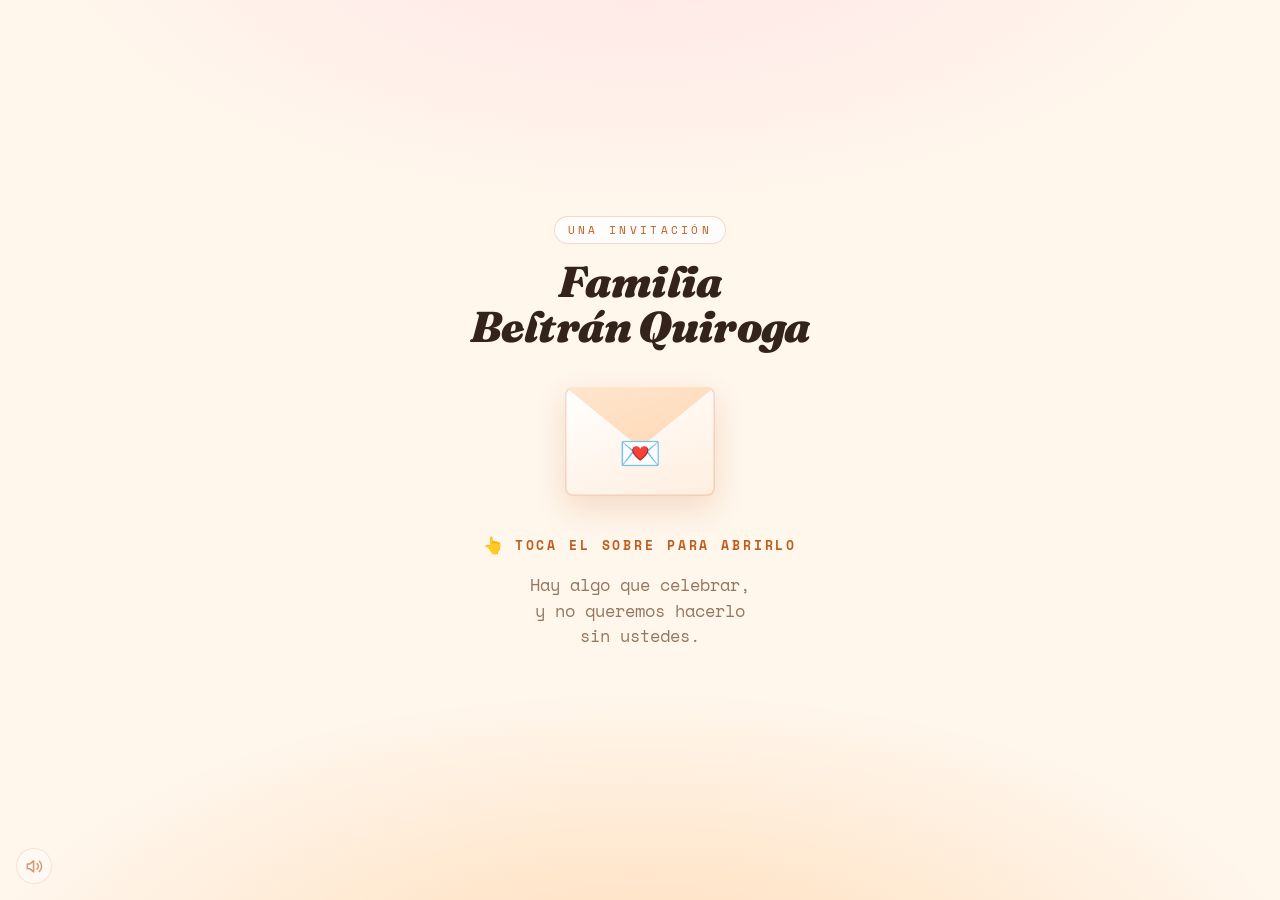
<file: familia-beltran-quiroga/index.html>
<!DOCTYPE html>
<html lang="es-CO">
<head>
<meta charset="UTF-8">
<meta name="viewport" content="width=device-width, initial-scale=1, maximum-scale=1, viewport-fit=cover, user-scalable=no">
<meta name="theme-color" content="#fff6ec">
<title>Invitación · La llegada de Noah</title>

<meta property="og:type" content="website">
<meta property="og:title" content="Familia Beltrán Quiroga: están invitados">
<meta property="og:description" content="Vamos a celebrar la llegada de Noah. Sábado 10 de octubre, 12:30 del mediodía.">

<link rel="preconnect" href="https://fonts.googleapis.com">
<link rel="preconnect" href="https://fonts.gstatic.com" crossorigin>
<link href="https://fonts.googleapis.com/css2?family=Space+Mono:wght@400;700&family=Fraunces:ital,opsz,wght@0,9..144,400;0,9..144,700;0,9..144,900;1,9..144,700;1,9..144,900&display=swap" rel="stylesheet">
<link rel="stylesheet" href="../comun/invitacion.css">
</head>
<body>

<script>
/* ==================================================================
   A QUIÉN VA DIRIGIDA ESTA INVITACIÓN
   (los datos del evento están en ../comun/invitacion.js)
   ================================================================== */
const FAMILIA = {
  para:    "Familia<br>Beltrán Quiroga",

  // Esta familia va a las 12:00 (las demás, a la hora general)
  hora:    "12:00 del mediodía",
  cuando:  { hora:12, minuto:0 },

  noticia: "Fernando, Cata, Samuel y Matías: contamos con ustedes.",
  mensaje: "¡Hola! Somos la familia Beltrán Quiroga. Recibimos la invitación para celebrar la llegada de Noah y nuestra respuesta es: ..."
};
</script>
<script src="../comun/invitacion.js"></script>
</body>
</html>
</file>
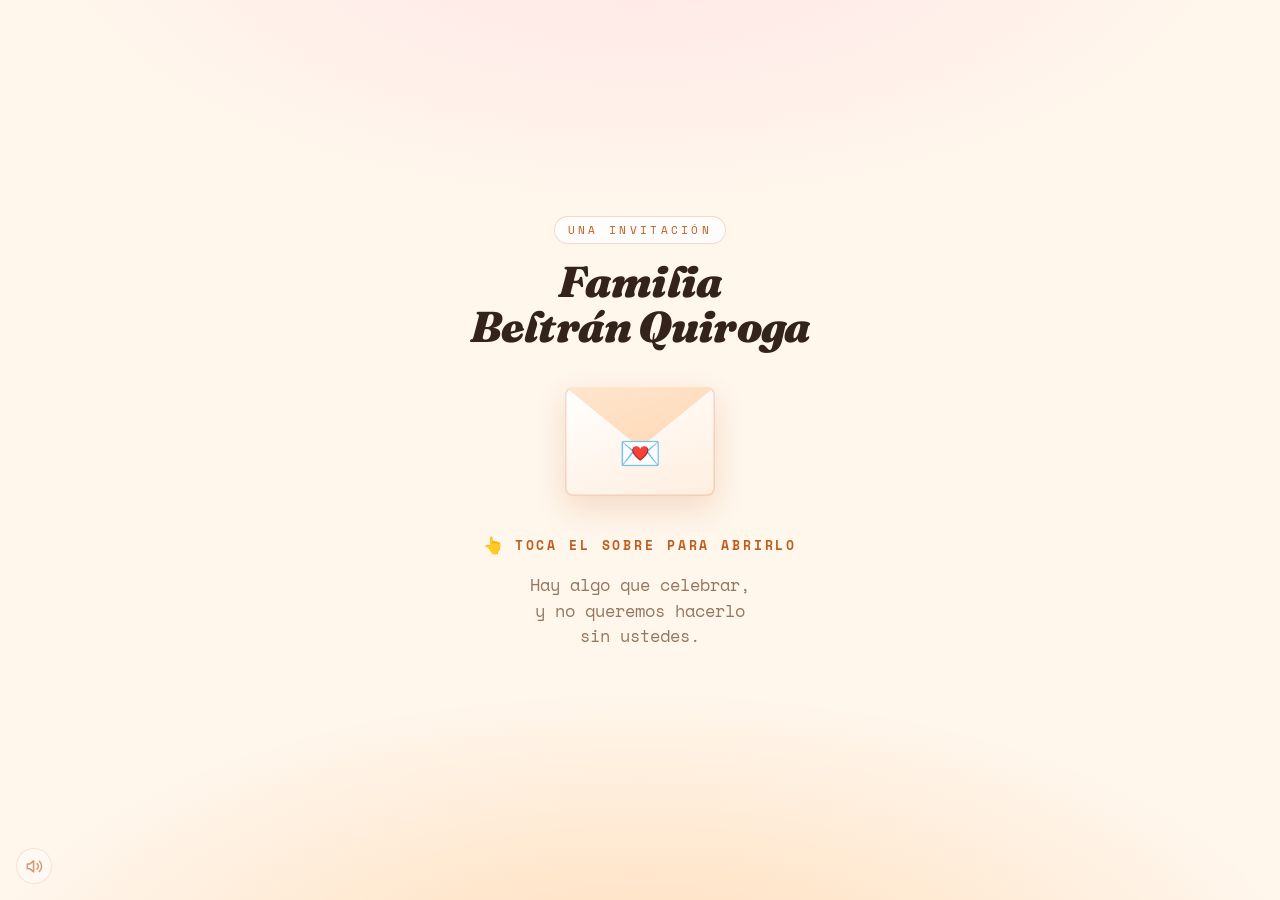
<file: fernando-cata-ninos/index.html>
<!DOCTYPE html>
<html lang="es-CO">
<head>
<meta charset="UTF-8">
<!-- Ruta anterior. La invitacion definitiva vive en /familia-beltran-quiroga/.
     Se deja el redirect por si este enlace alcanzo a compartirse. -->
<meta http-equiv="refresh" content="0; url=../familia-beltran-quiroga/">
<link rel="canonical" href="../familia-beltran-quiroga/">
<title>Invitación · La llegada de Noah</title>
</head>
<body>
<p>Esta invitación se mudó. <a href="../familia-beltran-quiroga/">Ábrela aquí</a>.</p>
<script>location.replace('../familia-beltran-quiroga/');</script>
</body>
</html>
</file>
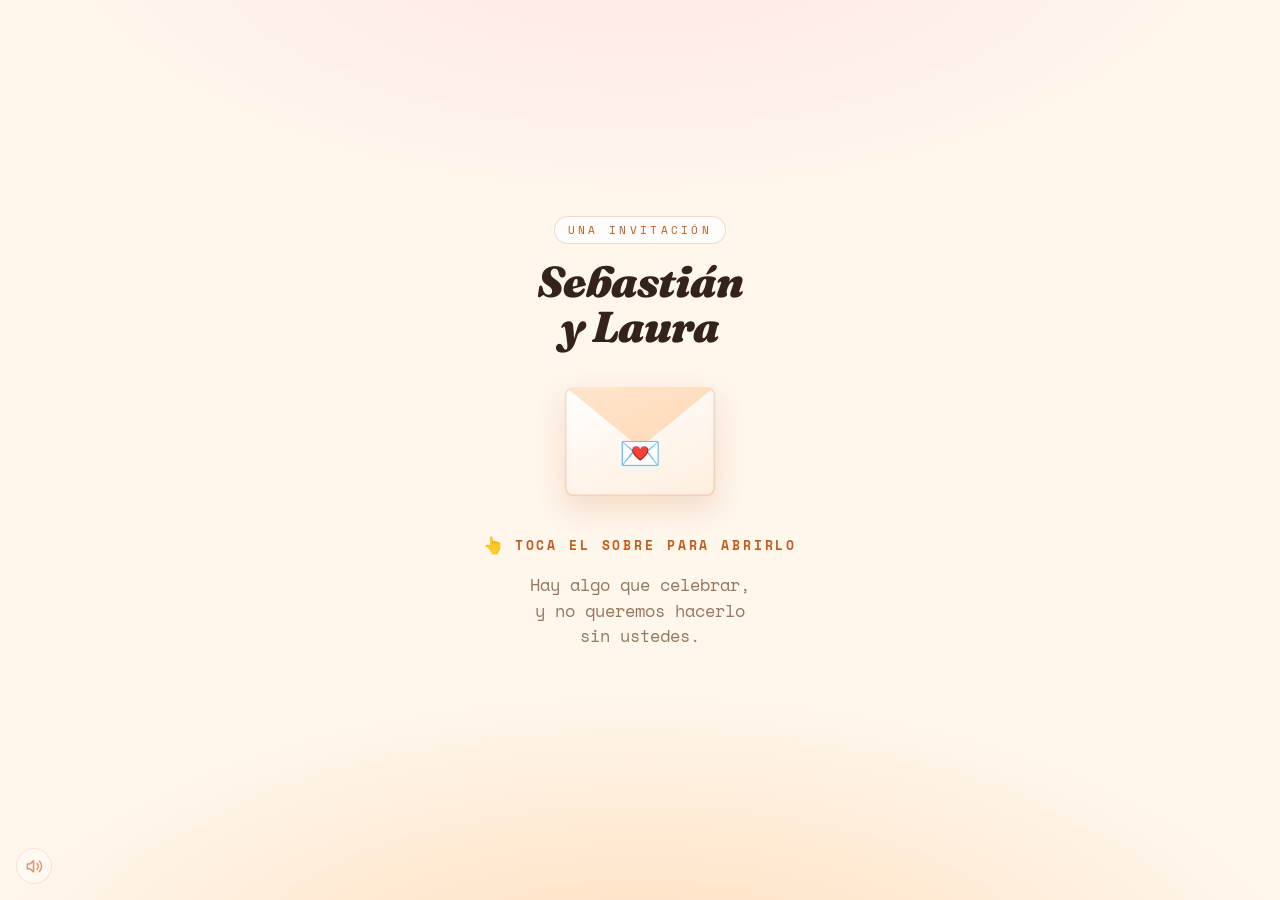
<file: sebastian-laura/index.html>
<!DOCTYPE html>
<html lang="es-CO">
<head>
<meta charset="UTF-8">
<meta name="viewport" content="width=device-width, initial-scale=1, maximum-scale=1, viewport-fit=cover, user-scalable=no">
<meta name="theme-color" content="#fff6ec">
<title>Invitación · La llegada de Noah</title>

<meta property="og:type" content="website">
<meta property="og:title" content="Sebastián y Laura: están invitados">
<meta property="og:description" content="Vamos a celebrar la llegada de Noah. Sábado 10 de octubre, 12:30 del mediodía.">

<link rel="preconnect" href="https://fonts.googleapis.com">
<link rel="preconnect" href="https://fonts.gstatic.com" crossorigin>
<link href="https://fonts.googleapis.com/css2?family=Space+Mono:wght@400;700&family=Fraunces:ital,opsz,wght@0,9..144,400;0,9..144,700;0,9..144,900;1,9..144,700;1,9..144,900&display=swap" rel="stylesheet">
<link rel="stylesheet" href="../comun/invitacion.css">
</head>
<body>

<script>
/* ==================================================================
   A QUIÉN VA DIRIGIDA ESTA INVITACIÓN
   (los datos del evento están en ../comun/invitacion.js)
   ================================================================== */
const FAMILIA = {
  para:    "Sebastián<br>y Laura",
  noticia: "Sebastián y Laura: contamos con ustedes.",
  mensaje: "¡Hola! Somos Sebastián y Laura. Recibimos la invitación para celebrar la llegada de Noah y nuestra respuesta es: ..."
};
</script>
<script src="../comun/invitacion.js"></script>
</body>
</html>
</file>
<file: comun/invitacion.css>
/* ==================================================================
   INVITACIÓN A LA CELEBRACIÓN DE NOAH
   Estilos compartidos por todas las invitaciones (una carpeta por
   familia). Misma paleta cálida con la que termina el escape room.
   ================================================================== */
:root{
  --mono:'Space Mono', ui-monospace, SFMono-Regular, Menlo, Consolas, monospace;
  --serif:'Fraunces', Georgia, 'Times New Roman', serif;

  --bg:#fff6ec;
  --panel:rgba(255,255,255,.72);
  --ink:#33231a;
  --dim:#94775f;
  --terracota:#c05c1e;
  --borde:rgba(192,92,30,.22);

  --fs-nano:  clamp(8px,  min(2.4vw, 1.25vh), 11px);
  --fs-micro: clamp(9.5px,min(2.9vw, 1.5vh),  13px);
  --fs-small: clamp(11px, min(3.3vw, 1.75vh), 14px);
  --fs-body:  clamp(12.5px,min(3.8vw,2vh),    17px);
  --fs-huge:  clamp(38px, min(15vw,  8.6vh),  80px);

  --gap: clamp(7px, 1.7vh, 16px);
  --pad-top: calc(env(safe-area-inset-top, 0px) + clamp(26px, 5vh, 48px));
  --pad-bottom: calc(env(safe-area-inset-bottom, 0px) + clamp(56px, 9vh, 80px));
}

/* ---------- CERO SCROLL ---------- */
*,*::before,*::after{ box-sizing:border-box; margin:0; padding:0 }
html, body{
  height:100%; width:100%;
  overflow:hidden; overscroll-behavior:none;
  position:fixed; inset:0; touch-action:none;
  -webkit-text-size-adjust:100%; -webkit-tap-highlight-color:transparent;
  -webkit-font-smoothing:antialiased;
}
body{
  font-family:var(--mono); color:var(--ink); background:var(--bg);
  user-select:none; -webkit-user-select:none;
}

/* ---------- Ambiente ---------- */
.fondo{
  position:fixed; inset:0; z-index:0; pointer-events:none;
  background:
    radial-gradient(75% 50% at 50% 112%, rgba(255,197,138,.55) 0%, rgba(255,246,236,0) 70%),
    radial-gradient(65% 45% at 50% -10%, rgba(255,214,224,.55) 0%, rgba(255,246,236,0) 72%);
}
.confeti, .globos{ position:fixed; inset:0; pointer-events:none; overflow:hidden }
.confeti{ z-index:45 }
.globos{ z-index:1 }

.confeti i{
  position:absolute; top:-14vh; display:block;
  width:8px; height:13px; border-radius:1px; opacity:0;
  animation:caer linear forwards;
}
@keyframes caer{
  0%   { transform:translate3d(0,0,0) rotate(0deg); opacity:1 }
  100% { transform:translate3d(var(--desvio,20px),118vh,0) rotate(var(--giro,720deg)); opacity:.85 }
}

.globo{
  position:absolute; bottom:-26vh;
  width:clamp(26px,8vw,44px); aspect-ratio:.82;
  border-radius:50% 50% 46% 46%;
  animation:subir linear infinite; opacity:.85;
}
.globo::before{
  content:''; position:absolute; top:16%; left:22%;
  width:24%; height:18%; border-radius:50%; background:rgba(255,255,255,.55);
}
.globo::after{
  content:''; position:absolute; top:100%; left:50%;
  width:1px; height:clamp(18px,5vh,34px);
  background:linear-gradient(rgba(0,0,0,.22), transparent);
}
@keyframes subir{
  0%   { transform:translate3d(0,0,0) }
  100% { transform:translate3d(var(--vaiven,18px),-135vh,0) }
}
.bebe{
  position:absolute; bottom:-18vh;
  font-size:clamp(17px,5.4vw,28px);
  animation:subir linear infinite; opacity:.9;
}

/* ---------- Escenas ---------- */
.escenario{ position:fixed; inset:0; z-index:10; height:100vh; height:100dvh; overflow:hidden }
.escena{
  position:absolute; inset:0;
  display:flex; flex-direction:column; align-items:center; justify-content:center;
  padding:var(--pad-top) clamp(16px,5vw,30px) var(--pad-bottom);
  text-align:center; overflow:hidden;
  opacity:0; visibility:hidden; pointer-events:none;
  transition:opacity .5s ease;      /* visibility fuera: si no, tarda en volverse tocable */
}
.escena.activa{ opacity:1; visibility:visible; pointer-events:auto }
.escena.saliendo{ opacity:0; visibility:visible; pointer-events:none }
.dentro{
  display:flex; flex-direction:column; align-items:center;
  gap:var(--gap); width:100%; max-width:min(480px,94vw); max-height:100%;
}
.sube{ opacity:0 }
.escena.activa .sube{ animation:sube .55s cubic-bezier(.2,.75,.3,1) both }
.escena.activa .sube:nth-child(1){ animation-delay:.04s }
.escena.activa .sube:nth-child(2){ animation-delay:.14s }
.escena.activa .sube:nth-child(3){ animation-delay:.24s }
.escena.activa .sube:nth-child(4){ animation-delay:.34s }
.escena.activa .sube:nth-child(5){ animation-delay:.44s }
.escena.activa .sube:nth-child(6){ animation-delay:.54s }
.escena.activa .sube:nth-child(7){ animation-delay:.64s }
@keyframes sube{ from{opacity:0; transform:translateY(14px)} to{opacity:1; transform:none} }

/* ---------- Tipografía ---------- */
.cintillo{
  display:inline-flex; align-items:center; gap:8px;
  font-size:var(--fs-nano); letter-spacing:.3em; text-transform:uppercase;
  color:var(--terracota); padding:6px 14px; border-radius:999px;
  background:rgba(255,255,255,.78); box-shadow:inset 0 0 0 1px var(--borde);
}
.para{
  font-family:var(--serif); font-weight:900; font-style:italic;
  font-size:clamp(24px,min(8.6vw,4.8vh),44px); line-height:1.04;
  letter-spacing:-.02em; color:var(--ink); text-wrap:balance;
}
.nombre-zona{ position:relative; display:grid; place-items:center; padding:clamp(2px,1vh,8px) 0 }
.halo{
  position:absolute; width:min(82vw,360px); aspect-ratio:1; border-radius:50%;
  background:radial-gradient(circle, rgba(255,178,110,.55) 0%, rgba(255,178,110,0) 68%);
  pointer-events:none; animation:respirar 3.6s ease-in-out infinite;
}
@keyframes respirar{
  0%,100%{ transform:scale(.82); opacity:.55 }
  50%    { transform:scale(1.08); opacity:1 }
}
/* el nombre entra con un pequeño salto, después del resto del texto */
.nombre{
  position:relative; z-index:2;
  animation:brotar .8s cubic-bezier(.2,1.5,.35,1) .3s both;
  font-family:var(--serif); font-weight:900; font-size:var(--fs-huge);
  line-height:.9; letter-spacing:-.035em;
  background:linear-gradient(145deg,#e0812f 0%,#c05c1e 45%,#a8432a 100%);
  -webkit-background-clip:text; background-clip:text; color:transparent;
  filter:drop-shadow(0 6px 20px rgba(192,92,30,.25));
}
@keyframes brotar{
  from{ opacity:0; transform:scale(.7) translateY(8px) }
  to  { opacity:1; transform:none }
}
.invita{
  font-family:var(--serif); font-weight:700;
  font-size:clamp(15px,min(4.6vw,2.5vh),23px); line-height:1.32;
  color:#5c4534; max-width:23ch;
}
p.linea{ font-size:var(--fs-body); line-height:1.5; max-width:31ch; margin:0 auto; color:var(--ink); text-wrap:pretty }
p.linea.tenue{ color:var(--dim) }
p.linea b{ color:var(--terracota); font-weight:700 }
.firma .despedida{
  display:block; margin-bottom:6px;
  font-family:var(--mono); font-style:normal; font-weight:700;
  font-size:var(--fs-micro); letter-spacing:.2em; text-transform:uppercase;
  color:var(--terracota);
}
.firma{
  font-family:var(--serif); font-style:italic; font-weight:700;
  font-size:clamp(13px,min(4.1vw,2.2vh),19px); color:#8a5a33; line-height:1.35;
}

/* ---------- Botones ---------- */
.btn{
  font-family:var(--mono); font-size:var(--fs-small); font-weight:700;
  letter-spacing:.14em; text-transform:uppercase;
  color:#fff8f0; background:var(--terracota); border:0; border-radius:999px;
  padding:clamp(11px,1.8vh,15px) clamp(20px,6vw,30px);
  display:inline-flex; align-items:center; justify-content:center; gap:9px;
  box-shadow:0 8px 22px rgba(192,92,30,.28);
  cursor:pointer; touch-action:manipulation; text-decoration:none;
  transition:transform .15s ease;
}
.btn:active{ transform:translateY(2px) scale(.98) }
.btn.hueco{
  background:rgba(255,255,255,.82); color:var(--terracota);
  box-shadow:inset 0 0 0 1.5px rgba(192,92,30,.4);
}
.btn svg{ width:15px; height:15px; flex:0 0 auto }
.acciones{ display:flex; flex-direction:column; gap:8px; width:100%; align-items:center }
.acciones .btn{ width:100%; max-width:320px }

/* Sobre que se toca para abrir: anillos que laten + aviso explícito */
.sobre-zona{ position:relative; display:grid; place-items:center; padding:clamp(14px,4vw,22px) }
.pulso{
  position:absolute; width:clamp(104px,32vw,160px); aspect-ratio:1;
  border-radius:50%; border:2px solid var(--terracota);
  opacity:0; pointer-events:none;
  animation:pulso 2.2s cubic-bezier(.2,.6,.3,1) infinite;
}
.pulso.b{ animation-delay:1.1s }
@keyframes pulso{
  0%   { transform:scale(.72); opacity:.5 }
  70%  { opacity:.12 }
  100% { transform:scale(1.5); opacity:0 }
}
.toque{
  display:inline-flex; align-items:center; gap:9px; justify-content:center;
  font-size:var(--fs-micro); letter-spacing:.22em; text-transform:uppercase;
  color:var(--terracota); font-weight:700;
  animation:invitar 1.9s ease-in-out infinite;
}
.toque .dedo{ font-size:1.25em; animation:tocar 1.9s ease-in-out infinite }
@keyframes invitar{ 0%,100%{opacity:.5} 50%{opacity:1} }
@keyframes tocar{ 0%,100%{transform:translateY(0)} 50%{transform:translateY(-5px)} }

.sobre{
  width:clamp(96px,30vw,150px); aspect-ratio:1.38;
  border-radius:8px; position:relative; cursor:pointer;
  background:linear-gradient(160deg,#fff,#ffeede);
  box-shadow:0 12px 30px rgba(192,92,30,.18), inset 0 0 0 1.5px var(--borde);
  display:grid; place-items:center;
  animation:latido 2.6s ease-in-out infinite;
  z-index:2;
  touch-action:manipulation;
}
.sobre::before{
  content:''; position:absolute; top:0; left:0; right:0; height:56%;
  background:linear-gradient(160deg,#ffe6cd,#ffd7b5);
  clip-path:polygon(0 0, 100% 0, 50% 100%);
  border-radius:8px 8px 0 0;
}
.sobre span{ position:relative; z-index:2; font-size:clamp(22px,7vw,34px); margin-top:14% }
.sobre:active{ transform:scale(.96) }
@keyframes latido{ 0%,100%{transform:translateY(0)} 50%{transform:translateY(-7px)} }

/* ---------- Tarjeta de datos ---------- */
.fecha-bloque{
  width:100%; border-radius:16px; padding:clamp(11px,2.1vh,18px) clamp(12px,4vw,20px);
  background:linear-gradient(160deg, rgba(255,255,255,.92), rgba(255,240,225,.72));
  box-shadow:0 8px 26px rgba(192,92,30,.1), inset 0 0 0 1px rgba(192,92,30,.16);
  display:flex; flex-direction:column; align-items:center; gap:4px;
}
.fecha-mes{ font-size:var(--fs-nano); letter-spacing:.34em; text-transform:uppercase; color:var(--terracota) }
.fecha-dia{
  font-family:var(--serif); font-weight:900;
  font-size:clamp(21px,min(7.4vw,4vh),36px); line-height:1; color:var(--ink); letter-spacing:-.02em;
}
.fecha-hora{
  font-family:var(--serif); font-style:italic; font-weight:700;
  font-size:clamp(15px,min(4.8vw,2.6vh),24px); color:#8a5a33;
}

.cuenta{ display:flex; gap:clamp(5px,1.8vw,9px); justify-content:center; width:100% }
.cuenta div{
  flex:1 1 0; min-width:0; border-radius:12px; padding:clamp(6px,1.2vh,10px) 2px;
  background:rgba(255,255,255,.82); box-shadow:inset 0 0 0 1px rgba(192,92,30,.14);
  display:flex; flex-direction:column; align-items:center; gap:1px;
}
.cuenta b{
  font-family:var(--serif); font-weight:900;
  font-size:clamp(17px,min(6vw,3.2vh),28px); line-height:1; color:var(--terracota);
  font-variant-numeric:tabular-nums;
}
.cuenta span{ font-size:clamp(7px,2.1vw,9.5px); letter-spacing:.16em; text-transform:uppercase; color:var(--dim) }

.dato{
  width:100%; display:flex; align-items:center; gap:11px; text-align:left;
  padding:clamp(8px,1.5vh,12px) clamp(11px,3.5vw,16px); border-radius:13px;
  background:rgba(255,255,255,.78); box-shadow:inset 0 0 0 1px rgba(192,92,30,.13);
}
.dato .ic{
  width:clamp(26px,7.5vw,34px); height:clamp(26px,7.5vw,34px); flex:0 0 auto;
  display:grid; place-items:center; border-radius:50%;
  background:linear-gradient(150deg,#ffd9b0,#f7b07a); color:#7a3d12;
}
.dato .ic svg{ width:52%; height:52% }
.dato .k{ font-size:var(--fs-nano); letter-spacing:.2em; text-transform:uppercase; color:#b07a4e; display:block }
.dato .v{ font-family:var(--serif); font-weight:700; font-size:clamp(13px,min(4.1vw,2.2vh),19px); color:var(--ink); line-height:1.2 }

/* ---------- Sonido ---------- */
.sonido{
  position:fixed; z-index:23;
  left:calc(env(safe-area-inset-left,0px) + clamp(10px,3vw,16px));
  bottom:calc(env(safe-area-inset-bottom,0px) + clamp(10px,1.8vh,16px));
  width:clamp(30px,8.5vw,36px); height:clamp(30px,8.5vw,36px);
  border:0; border-radius:50%; padding:0; cursor:pointer;
  background:rgba(255,255,255,.6); box-shadow:inset 0 0 0 1px var(--borde);
  color:var(--terracota); display:grid; place-items:center;
  opacity:.6; transition:opacity .25s ease;
}
.sonido:active{ opacity:1; transform:scale(.92) }
.sonido svg{ width:52%; height:52% }
.sonido .mudo{ display:none }
.sonido.callado .suena{ display:none }
.sonido.callado .mudo{ display:block }

/* Botón fijo de avance */
.siguiente{
  position:fixed; z-index:22; left:50%;
  bottom:calc(env(safe-area-inset-bottom,0px) + clamp(12px,2vh,20px));
  transform:translateX(-50%);
  animation:asomar .5s cubic-bezier(.2,1.3,.4,1) both;
}
.siguiente:active{ transform:translateX(-50%) translateY(2px) scale(.98) }
.siguiente[hidden]{ display:none !important }
@keyframes asomar{ from{opacity:0; transform:translateX(-50%) translateY(14px)} to{opacity:1; transform:translateX(-50%)} }

/* ---------- Accesibilidad / pantallas pequeñas ---------- */
@media (prefers-reduced-motion: reduce){
  *{ animation-duration:.01ms !important; animation-iteration-count:1 !important; transition-duration:.2s !important }
  .sube{ opacity:1 !important }
  .confeti, .globos{ display:none }
}
@media (max-height:660px){
  :root{
    --pad-top: calc(env(safe-area-inset-top,0px) + 18px);
    --pad-bottom: calc(env(safe-area-inset-bottom,0px) + 46px);
    --gap: clamp(5px,1.1vh,10px);
  }
  .btn{ padding:9px 18px }
}
</file>
